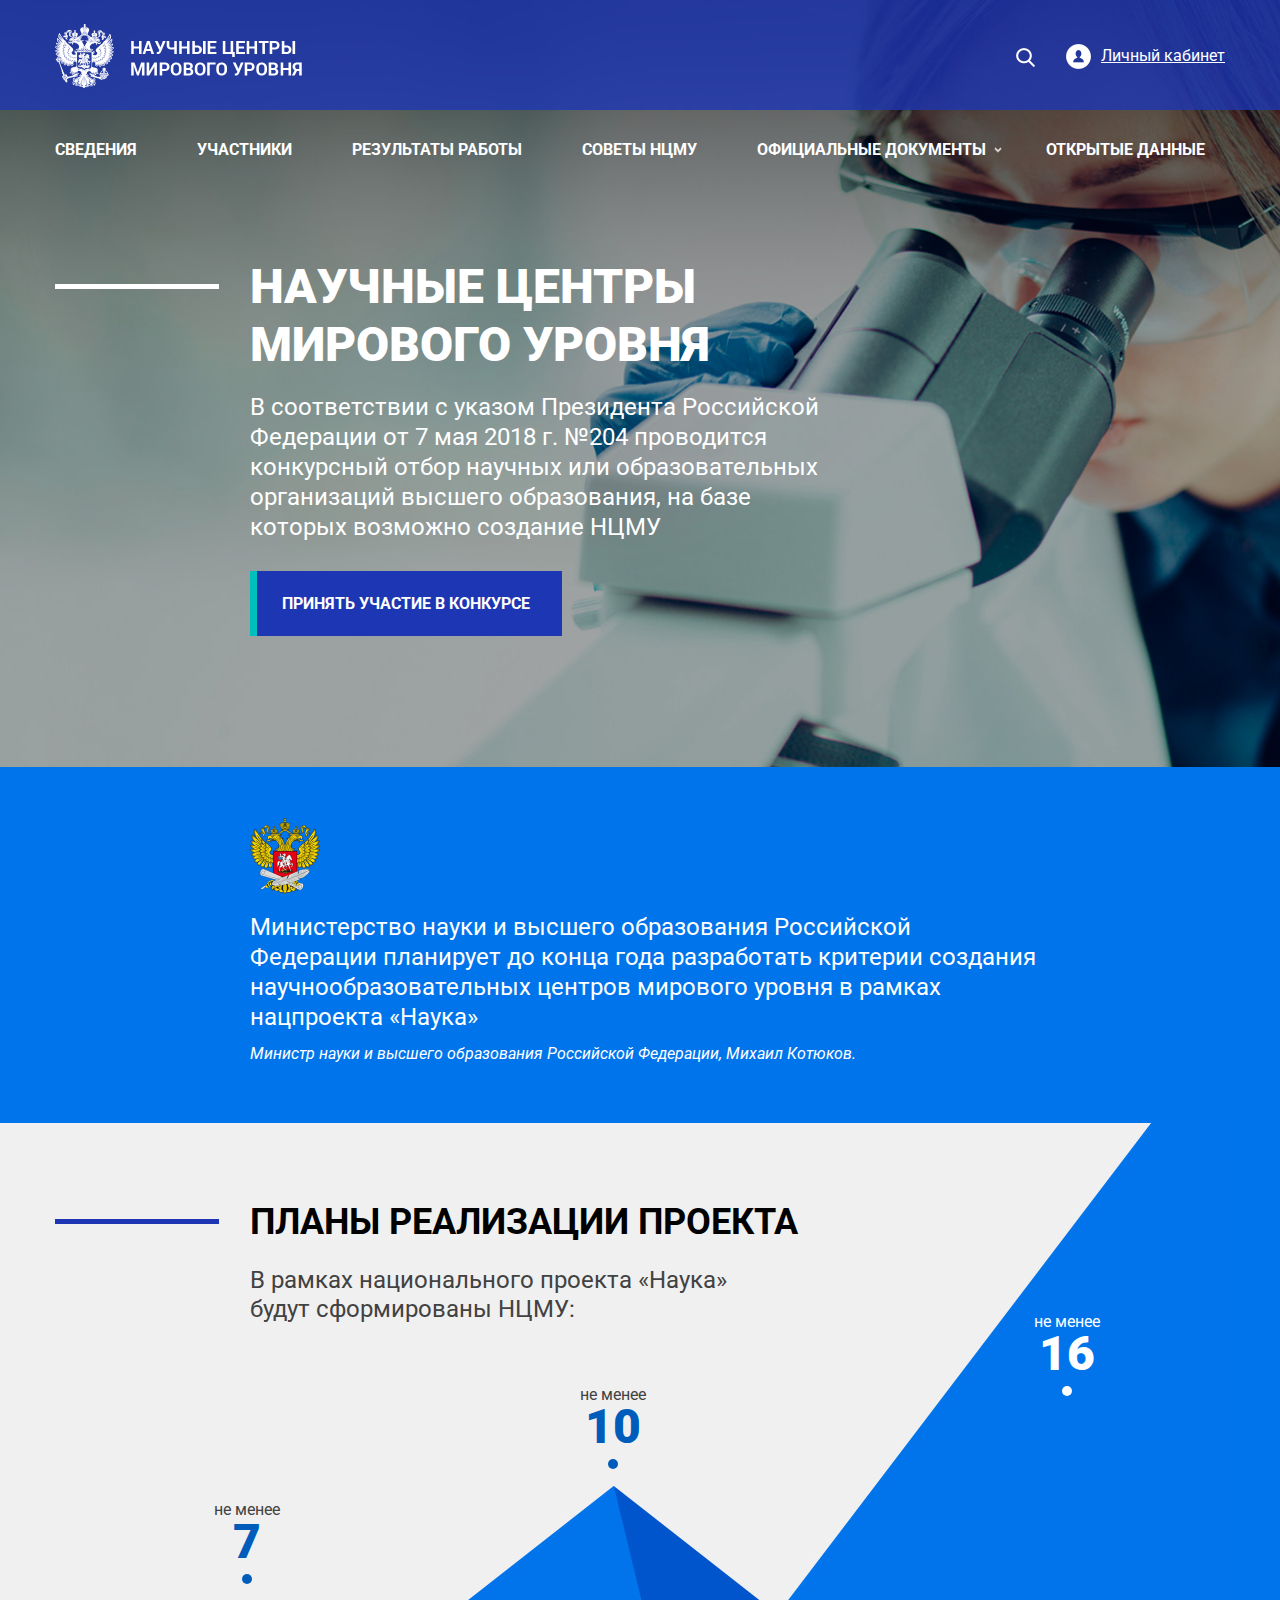
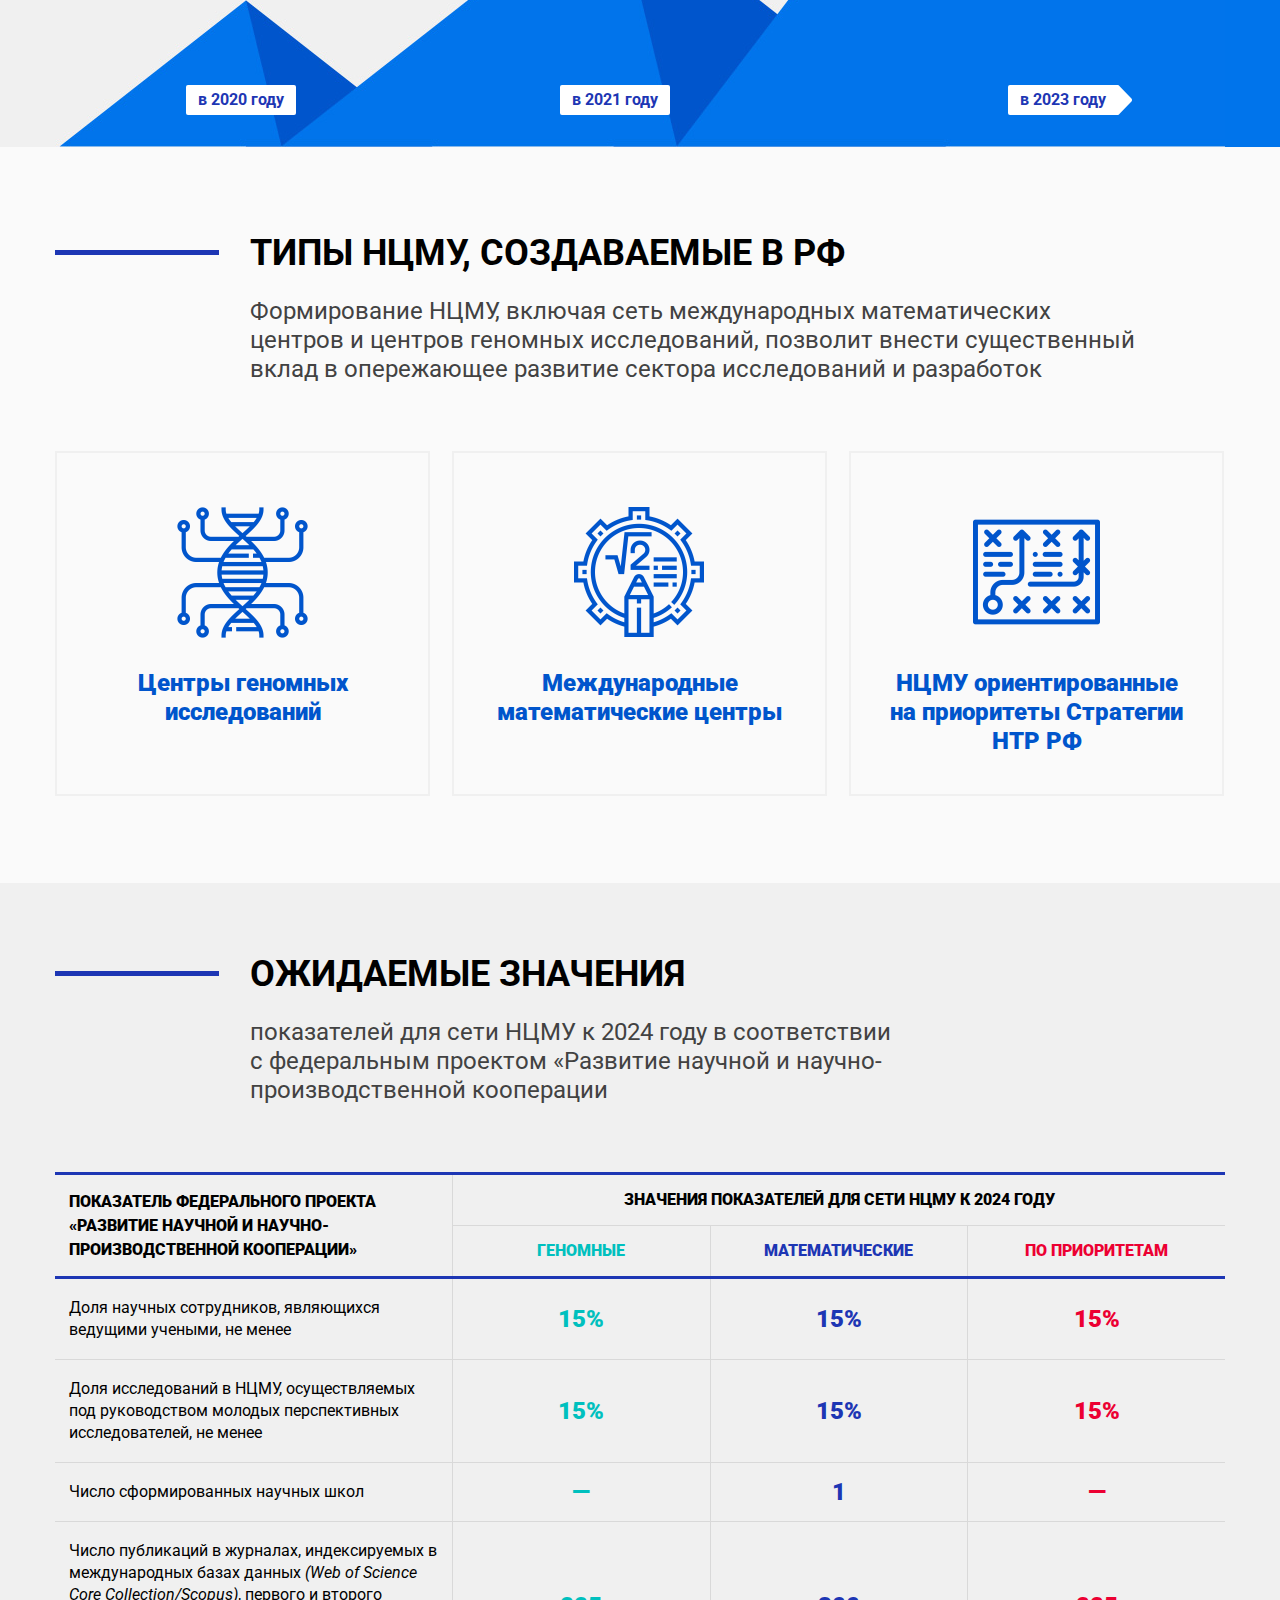
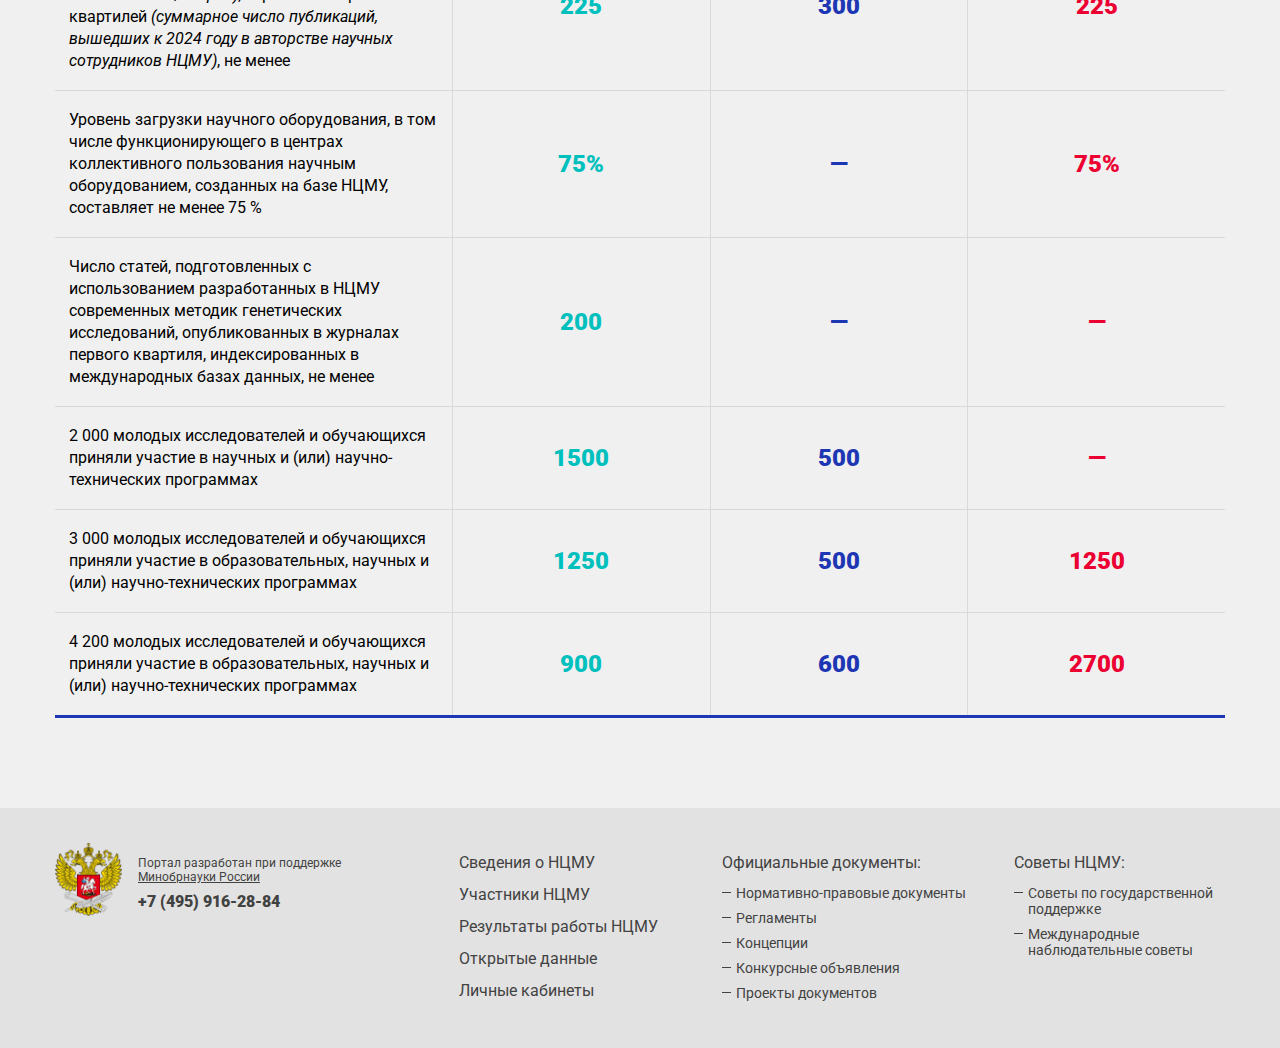
<file: index.html>
<!doctype html>
<html lang="ru-RU">
<head>
	<meta http-equiv="Content-Type" content="text/html; charset=UTF-8" />
	<title>Шаблон</title>
	<meta name="viewport" content="width=device-width" />
	<link href="https://fonts.googleapis.com/css?family=Roboto:400,400i,700,700i,900&amp;subset=cyrillic,cyrillic-ext" rel="stylesheet">
	<link rel="stylesheet" href="style.css" type="text/css" media="screen" />
	<link rel="stylesheet" href="style980.css" media="screen and (max-width: 1210px)">
	<link rel="stylesheet" href="style760.css" media="screen and (max-width: 1020px)">
	<link rel="stylesheet" href="style480.css" media="screen and (max-width: 759px)">
</head>
<body class="home">
<div class="wrap_h"><div class="wrap_in">
	<header>
		<div class="top">
			<div class="wrap">
				<div class="logo"><a href="#"><img src="images/logo.png" /></a></div>
				<span class="show_nav"><span></span></span>
				<div class="top_lk"><a href="#">Личный кабинет</a></div>
				<div class="top_search">
					<span class="show_search"></span>
					<div class="search">
						<form method="get" action="#">
							<div class="search_inp"><input type="text" value="" placeholder="Поиск" name="s" /></div>
							<div class="search_sub"><input type="submit" value="" /></div>
							<div class="clear"></div>
						</form>
					</div>
				</div>
				<div class="clear"></div>
			</div>
		</div>
		<div class="nav_top_bg">
			<div class="wrap">
				<nav class="nav_top">
					<ul>
						<li><a href="#">Сведения</a></li>
						<li><a href="#">Участники</a></li>
						<li><a href="#">Результаты работы</a></li>
						<li><a href="#">Советы нцму</a></li>
						<li class="sub_nav"><a href="#">Официальные документы</a>
							<div class="nav_top_sub">
								<div class="wrap">
									<ul>
										<li><a href="#">Нормативно-правовые документы</a></li>
										<li><a href="#">Регламенты</a></li>
										<li><a href="#">Концепции</a></li>
									</ul>
									<ul>
										<li><a href="#">Конкурсные объявления</a></li>
										<li><a href="#">Проекты документов</a></li>
									</ul>
									<div class="clear"></div>
								</div>
							</div>
						</li>
						<li><a href="#">Открытые данные</a></li>
					</ul>
					<ul class="nav_mob">
						<li class="nav_top_lk"><a href="#">Личный кабинет</a></li>
						<li><a href="#">Поиск</a></li>
					</ul>
				</nav>
			</div>
		</div>
	</header>
	<div class="home_top">
		<div class="wrap">
			<div class="home_top_txt">
				<h1>Научные центры мирового уровня</h1>
				<div class="home_top_e">В соответствии с указом Президента Российской Федерации от 7 мая 2018 г. №204 проводится конкурсный отбор научных или образовательных организаций высшего образования, на базе которых возможно создание НЦМУ</div>
				<div class="home_top_go"><a class="btn" href="#">Принять участие в конкурсе</a></div>
			</div>
		</div>
	</div>
	<div class="home_min_bg">
		<div class="wrap">
			<div class="home_min">
				Министерство науки и высшего образования Российской Федерации планирует до конца года разработать критерии создания научнообразовательных центров мирового уровня в рамках нацпроекта «Наука»
				<div class="home_min_i">Министр науки и высшего образования Российской Федерации, Михаил Котюков.</div>
			</div>
		</div>
	</div>
	<div class="plans_bg">
		<div class="wrap">
			<div class="plans">
				<div class="home_title">
					<div class="home_title_t">Планы реализации проекта</div>
					В рамках национального проекта «Наука» <br />будут сформированы НЦМУ:
				</div>
				<div class="plan plan1">не менее <span>7</span></div>
				<div class="plan_d plan_d1">в 2020 году</div>
				<div class="plan plan2">не менее <span>10</span></div>
				<div class="plan_d plan_d2">в 2021 году</div>
				<div class="plan plan3">не менее <span>16</span></div>
				<div class="plan_d plan_d3">в 2023 году</div>
			</div>
		</div>
	</div>
	<div class="tipes_bg">
		<div class="wrap">
			<div class="tipes">
				<div class="home_title">
					<div class="home_title_t">Типы НЦМУ, создаваемые в РФ</div>
					Формирование НЦМУ, включая сеть международных математических центров и центров геномных исследований, позволит внести существенный вклад в опережающее развитие сектора исследований и разработок
				</div>
				<span class="tipe tipe1" href="#">Центры геномных <br />исследований</span>
				<span class="tipe tipe2" href="#">Международные <br />математические центры</span>
				<span class="tipe tipe3" href="#">НЦМУ ориентированные <br />на приоритеты Стратегии <br />НТР РФ</span>
				<div class="clear"></div>
			</div>
		</div>
	</div>
	<div class="home_tab_bg">
		<div class="wrap">
			<div class="home_tab">
				<div class="home_title">
					<div class="home_title_t">Ожидаемые значения</div>
					показателей для сети НЦМУ к 2024 году в соответствии с федеральным проектом «Развитие научной и научно-производственной кооперации
				</div>
				<div class="home_table">
				<table class="table" border="0" width="100%" cellspacing="0" cellpadding="0">
					<tr class="mob_tr_top">
						<th rowspan="2" width="34%">Показатель федерального проекта «Развитие научной и научно-производственной кооперации»</th>
						<th colspan="3" class="tab_bb_td center mob_hide">Значения показателей для сети НЦМУ к 2024 году</th>
					</tr>
					<tr class="mob_hide">
						<th width="22%" class="center green">Геномные</th>
						<th width="22%" class="center blue">Математические</th>
						<th width="22%" class="center red">По приоритетам</th>
					</tr>
					<tr>
						<td class="mob_th_a" data-th="Значения показателей для сети НЦМУ к 2024 году">Доля научных сотрудников, являющихся ведущими учеными, не менее</td>
						<td class="b center green mob_th_b" data-th="Геномные">15%</td>
						<td class="b center blue mob_th_b" data-th="Математические">15%</td>
						<td class="b center red mob_th_b" data-th="По приоритетам">15%</td>
					</tr>
					<tr>
						<td class="mob_th_a" data-th="Значения показателей для сети НЦМУ к 2024 году">Доля исследований в НЦМУ, осуществляемых под руководством молодых перспективных исследователей, не менее</td>
						<td class="b center green mob_th_b" data-th="Геномные">15%</td>
						<td class="b center blue mob_th_b" data-th="Математические">15%</td>
						<td class="b center red mob_th_b" data-th="По приоритетам">15%</td>
					</tr>
					<tr>
						<td class="mob_th_a" data-th="Значения показателей для сети НЦМУ к 2024 году">Число сформированных научных школ</td>
						<td class="b center green mob_th_b" data-th="Геномные">—</td>
						<td class="b center blue mob_th_b" data-th="Математические">1</td>
						<td class="b center red mob_th_b" data-th="По приоритетам">—</td>
					</tr>
					<tr>
						<td class="mob_th_a" data-th="Значения показателей для сети НЦМУ к 2024 году">Число публикаций в журналах, индексируемых в международных базах данных <i>(Web of Science Core Collection/Scopus)</i>, первого и второго квартилей <i>(суммарное число публикаций, вышедших к 2024 году в авторстве научных сотрудников НЦМУ)</i>, не менее </td>
						<td class="b center green mob_th_b" data-th="Геномные">225</td>
						<td class="b center blue mob_th_b" data-th="Математические">300</td>
						<td class="b center red mob_th_b" data-th="По приоритетам">225</td>
					</tr>
					<tr>
						<td class="mob_th_a" data-th="Значения показателей для сети НЦМУ к 2024 году">Уровень загрузки научного оборудования, в том числе функционирующего в центрах коллективного пользования научным оборудованием, созданных на базе НЦМУ, составляет не менее 75 %</td>
						<td class="b center green mob_th_b" data-th="Геномные">75%</td>
						<td class="b center blue mob_th_b" data-th="Математические">—</td>
						<td class="b center red mob_th_b" data-th="По приоритетам">75%</td>
					</tr>
					<tr>
						<td class="mob_th_a" data-th="Значения показателей для сети НЦМУ к 2024 году">Число статей, подготовленных с использованием разработанных в НЦМУ современных методик генетических исследований, опубликованных в журналах первого квартиля, индексированных в международных базах данных, не менее</td>
						<td class="b center green mob_th_b" data-th="Геномные">200</td>
						<td class="b center blue mob_th_b" data-th="Математические">—</td>
						<td class="b center red mob_th_b" data-th="По приоритетам">—</td>
					</tr>
					<tr>
						<td class="mob_th_a" data-th="Значения показателей для сети НЦМУ к 2024 году">2 000 молодых исследователей и обучающихся приняли участие в научных и (или) научно-технических программах</td>
						<td class="b center green mob_th_b" data-th="Геномные">1500</td>
						<td class="b center blue mob_th_b" data-th="Математические">500</td>
						<td class="b center red mob_th_b" data-th="По приоритетам">—</td>
					</tr>
					<tr>
						<td class="mob_th_a" data-th="Значения показателей для сети НЦМУ к 2024 году">3 000 молодых исследователей и обучающихся приняли участие в образовательных, научных и (или) научно-технических программах</td>
						<td class="b center green mob_th_b" data-th="Геномные">1250</td>
						<td class="b center blue mob_th_b" data-th="Математические">500</td>
						<td class="b center red mob_th_b" data-th="По приоритетам">1250</td>
					</tr>
					<tr>
						<td class="mob_th_a" data-th="Значения показателей для сети НЦМУ к 2024 году">4 200 молодых исследователей и обучающихся приняли участие в образовательных, научных и (или) научно-технических программах</td>
						<td class="b center green mob_th_b" data-th="Геномные">900</td>
						<td class="b center blue mob_th_b" data-th="Математические">600</td>
						<td class="b center red mob_th_b" data-th="По приоритетам">2700</td>
					</tr>
				</table>
				</div>
			</div>
		</div>
	</div>
</div></div>
<footer>
	<div class="wrap">
		<div class="logo_bot"><img src="images/gerb.png" /></div>
		<div class="copy">
			Портал разработан при поддержке <a href="#">Минобрнауки России</a>
			<div class="bot_tel"><a href="tel:+74959162884">+7 (495) 916-28-84</a></div>
		</div>
		<span class="show_bot_nav"><span></span></span>
		<div class="clear show760"></div>
		<nav class="nav_bot">
			<ul>
				<li><a href="#">Сведения о НЦМУ</a></li>
				<li><a href="#">Участники НЦМУ</a></li>
				<li><a href="#">Результаты работы НЦМУ</a></li>
				<li><a href="#">Открытые данные</a></li>
				<li><a href="#">Личные кабинеты</a></li>
			</ul>
		</nav>
		<nav class="nav_bot nav_bot2">
			<div class="nav_bot_t">Официальные документы:</div>
			<ul>
				<li><a href="#">Нормативно-правовые документы</a></li>
				<li><a href="#">Регламенты</a></li>
				<li><a href="#">Концепции</a></li>
				<li><a href="#">Конкурсные объявления</a></li>
				<li><a href="#">Проекты документов</a></li>
			</ul>
		</nav>
		<nav class="nav_bot nav_bot3">
			<div class="nav_bot_t">Советы НЦМУ:</div>
			<ul>
				<li><a href="#">Советы по государственной поддержке</a></li>
				<li><a href="#">Международные наблюдательные советы</a></li>
			</ul>
		</nav>
		<div class="clear"></div>
	</div>
</footer>

	<!--[if lt IE 9]><script src="js/html5.js"></script><![endif]-->

	<script type="text/javascript" src="js/jquery-1.12.4.min.js"></script>
	<script type="text/javascript" src="js/jquery-migrate-1.4.1.min.js"></script>

	<script type="text/javascript" src="js/fancybox/jquery.mousewheel-3.0.6.pack.js"></script>
	<script type="text/javascript" src="js/fancybox/jquery.fancybox.js?v=2.1.3"></script>
	<link rel="stylesheet" type="text/css" href="js/fancybox/jquery.fancybox.css?v=2.1.2" media="screen" />
	<link rel="stylesheet" type="text/css" href="js/fancybox/jquery.fancybox-buttons.css?v=1.0.5" />
	<script type="text/javascript" src="js/fancybox/jquery.fancybox-buttons.js?v=1.0.5"></script>
	<link rel="stylesheet" type="text/css" href="js/fancybox/jquery.fancybox-thumbs.css?v=1.0.7" />
	<script type="text/javascript" src="js/fancybox/jquery.fancybox-thumbs.js?v=1.0.7"></script>
	<script type="text/javascript" src="js/fancybox/jquery.fancybox-media.js?v=1.0.5"></script>

	<script type="text/javascript" src="js/jquery.formstyler.min.js"></script>
	<link rel="stylesheet" type="text/css" href="js/jquery.formstyler.css" />
	<link rel="stylesheet" type="text/css" href="js/jquery.formstyler.theme.css" />

	<script type="text/javascript" src="js/slick.min.js"></script>
	<link rel="stylesheet" type="text/css" href="js/slick.css" />

	<script type="text/javascript" src="js/jquery.validate.min.js"></script>
	<script type="text/javascript" src="js/messages_ru.min.js"></script>

	<link rel="stylesheet" type="text/css" href="js/jquery.fileupload.css" media="screen" />
	<script type="text/javascript" src="js/jquery.ui.widget.js"></script>
	<script type="text/javascript" src="js/jquery.iframe-transport.js"></script>
	<script type="text/javascript" src="js/jquery.fileupload.js"></script>

	<script type="text/javascript" src="js/custom.js"></script>

</body>
</html>
</file>
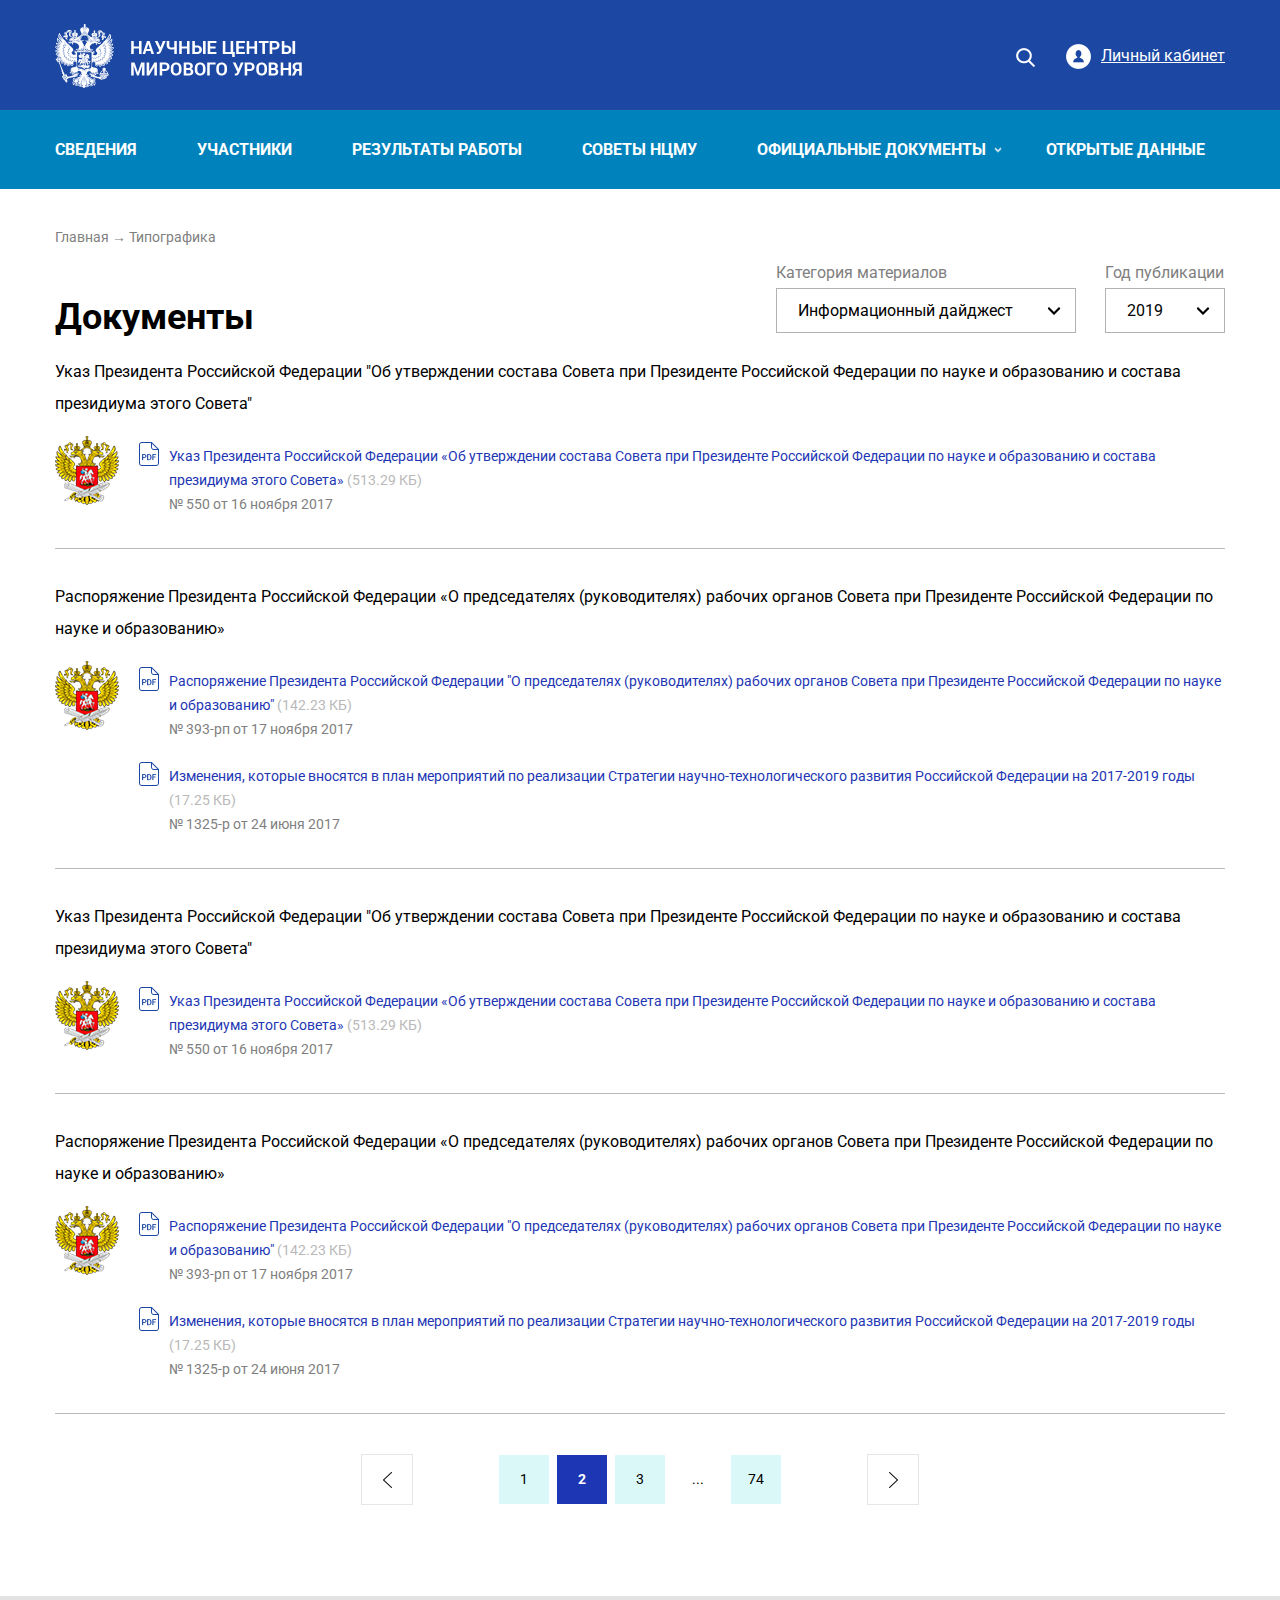
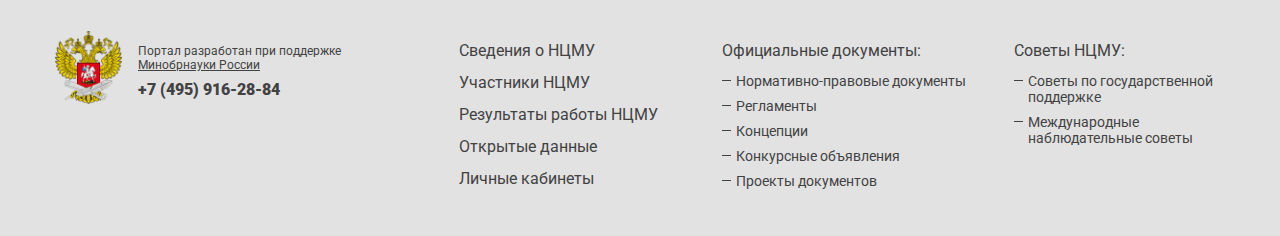
<file: docs.html>
<!doctype html>
<html lang="ru-RU">
<head>
	<meta http-equiv="Content-Type" content="text/html; charset=UTF-8" />
	<title>Шаблон</title>
	<meta name="viewport" content="width=device-width" />
	<link href="https://fonts.googleapis.com/css?family=Roboto:400,400i,700,700i,900&amp;subset=cyrillic,cyrillic-ext" rel="stylesheet">
	<link rel="stylesheet" href="style.css" type="text/css" media="screen" />
	<link rel="stylesheet" href="style980.css" media="screen and (max-width: 1210px)">
	<link rel="stylesheet" href="style760.css" media="screen and (max-width: 1020px)">
	<link rel="stylesheet" href="style480.css" media="screen and (max-width: 759px)">
</head>
<body>
<div class="wrap_h"><div class="wrap_in">
	<header>
		<div class="top">
			<div class="wrap">
				<div class="logo"><a href="#"><img src="images/logo.png" /></a></div>
				<span class="show_nav"><span></span></span>
				<div class="top_lk"><a href="#">Личный кабинет</a></div>
				<div class="top_search">
					<span class="show_search"></span>
					<div class="search">
						<form method="get" action="#">
							<div class="search_inp"><input type="text" value="" placeholder="Поиск" name="s" /></div>
							<div class="search_sub"><input type="submit" value="" /></div>
							<div class="clear"></div>
						</form>
					</div>
				</div>
				<div class="clear"></div>
			</div>
		</div>
		<div class="nav_top_bg">
			<div class="wrap">
				<nav class="nav_top">
					<ul>
						<li><a href="#">Сведения</a></li>
						<li><a href="#">Участники</a></li>
						<li><a href="#">Результаты работы</a></li>
						<li><a href="#">Советы нцму</a></li>
						<li class="sub_nav"><a href="#">Официальные документы</a>
							<div class="nav_top_sub">
								<div class="wrap">
									<ul>
										<li><a href="#">Нормативно-правовые документы</a></li>
										<li><a href="#">Регламенты</a></li>
										<li><a href="#">Концепции</a></li>
									</ul>
									<ul>
										<li><a href="#">Конкурсные объявления</a></li>
										<li><a href="#">Проекты документов</a></li>
									</ul>
									<div class="clear"></div>
								</div>
							</div>
						</li>
						<li><a href="#">Открытые данные</a></li>
					</ul>
					<ul class="nav_mob">
						<li class="nav_top_lk"><a href="#">Личный кабинет</a></li>
						<li><a href="#">Поиск</a></li>
					</ul>
				</nav>
			</div>
		</div>
	</header>
	<div class="wrap">
		<section id="content">
			<div class="bread"><a href="#">Главная</a> <span>→</span> Типографика</div>
			<div class="docs_title"><h1>Документы</h1></div>
			<div class="docs_sorts">
				<form>
					<div class="docs_sort docs_sort_km">
						<label class="lab">Категория материалов</label>
						<select>
							<option>Информационный дайджест</option>
							<option>Информационный 2</option>
							<option>Информационный дайджест 3</option>
						</select>
					</div>
					<div class="docs_sort docs_sort_year">
						<label class="lab">Год публикации</label>
						<select>
							<option>2019</option>
							<option>2018</option>
							<option>2017</option>
							<option>2016</option>
							<option>2015</option>
							<option>2014</option>
						</select>
					</div>
					<div class="clear"></div>
				</form>
			</div>
			<div class="clear"></div>
			<div class="doc_list">
				<div class="doc_list_t">Указ Президента Российской Федерации "Об утверждении состава Совета при Президенте Российской Федерации по науке и образованию и состава президиума этого Совета"</div>
				<div class="doc_list_img"><img src="img/doc.png" /></div>
				<div class="doc_list_r">
					<div class="doc_list_pdf">
						<a href="#">Указ Президента Российской Федерации «Об утверждении состава Совета при Президенте Российской Федерации по науке и образованию и состава президиума этого Совета»</a> <span>(513.29 КБ)</span><br />
						№ 550 от 16 ноября 2017
					</div>
				</div>
				<div class="clear"></div>
			</div>
			<div class="doc_list">
				<div class="doc_list_t">Распоряжение Президента Российской Федерации «О председателях (руководителях) рабочих органов Совета при Президенте Российской Федерации по науке и образованию»</div>
				<div class="doc_list_img"><img src="img/doc.png" /></div>
				<div class="doc_list_r">
					<div class="doc_list_pdf">
						<a href="#">Распоряжение Президента Российской Федерации "О председателях (руководителях) рабочих органов Совета при Президенте Российской Федерации по науке и образованию"</a> <span>(142.23 КБ)</span><br />
						№ 393-рп от 17 ноября 2017
					</div>
					<div class="doc_list_pdf">
						<a href="#">Изменения, которые вносятся в план мероприятий по реализации Стратегии научно-технологического развития Российской Федерации на 2017-2019 годы</a> <span>(17.25 КБ)</span><br />
						№ 1325-р от 24 июня 2017
					</div>
				</div>
				<div class="clear"></div>
			</div>
			<div class="doc_list">
				<div class="doc_list_t">Указ Президента Российской Федерации "Об утверждении состава Совета при Президенте Российской Федерации по науке и образованию и состава президиума этого Совета"</div>
				<div class="doc_list_img"><img src="img/doc.png" /></div>
				<div class="doc_list_r">
					<div class="doc_list_pdf">
						<a href="#">Указ Президента Российской Федерации «Об утверждении состава Совета при Президенте Российской Федерации по науке и образованию и состава президиума этого Совета»</a> <span>(513.29 КБ)</span><br />
						№ 550 от 16 ноября 2017
					</div>
				</div>
				<div class="clear"></div>
			</div>
			<div class="doc_list">
				<div class="doc_list_t">Распоряжение Президента Российской Федерации «О председателях (руководителях) рабочих органов Совета при Президенте Российской Федерации по науке и образованию»</div>
				<div class="doc_list_img"><img src="img/doc.png" /></div>
				<div class="doc_list_r">
					<div class="doc_list_pdf">
						<a href="#">Распоряжение Президента Российской Федерации "О председателях (руководителях) рабочих органов Совета при Президенте Российской Федерации по науке и образованию"</a> <span>(142.23 КБ)</span><br />
						№ 393-рп от 17 ноября 2017
					</div>
					<div class="doc_list_pdf">
						<a href="#">Изменения, которые вносятся в план мероприятий по реализации Стратегии научно-технологического развития Российской Федерации на 2017-2019 годы</a> <span>(17.25 КБ)</span><br />
						№ 1325-р от 24 июня 2017
					</div>
				</div>
				<div class="clear"></div>
			</div>
			<div class="p_nav">
				<a class="p_nav_prev" href="#">&lt;</a>
				<a href="#">1</a>
				<span class="active">2</span>
				<a href="#">3</a>
				<span class="sep">...</span>
				<a href="#">74</a>
				<a class="p_nav_next" href="#">&gt;</a>
				<div class="clear"></div>
			</div>
		</section>
	</div>
</div></div>
<footer>
	<div class="wrap">
		<div class="logo_bot"><img src="images/gerb.png" /></div>
		<div class="copy">
			Портал разработан при поддержке <a href="#">Минобрнауки России</a>
			<div class="bot_tel"><a href="tel:+74959162884">+7 (495) 916-28-84</a></div>
		</div>
		<span class="show_bot_nav"><span></span></span>
		<div class="clear show760"></div>
		<nav class="nav_bot">
			<ul>
				<li><a href="#">Сведения о НЦМУ</a></li>
				<li><a href="#">Участники НЦМУ</a></li>
				<li><a href="#">Результаты работы НЦМУ</a></li>
				<li><a href="#">Открытые данные</a></li>
				<li><a href="#">Личные кабинеты</a></li>
			</ul>
		</nav>
		<nav class="nav_bot nav_bot2">
			<div class="nav_bot_t">Официальные документы:</div>
			<ul>
				<li><a href="#">Нормативно-правовые документы</a></li>
				<li><a href="#">Регламенты</a></li>
				<li><a href="#">Концепции</a></li>
				<li><a href="#">Конкурсные объявления</a></li>
				<li><a href="#">Проекты документов</a></li>
			</ul>
		</nav>
		<nav class="nav_bot nav_bot3">
			<div class="nav_bot_t">Советы НЦМУ:</div>
			<ul>
				<li><a href="#">Советы по государственной поддержке</a></li>
				<li><a href="#">Международные наблюдательные советы</a></li>
			</ul>
		</nav>
		<div class="clear"></div>
	</div>
</footer>

	<!--[if lt IE 9]><script src="js/html5.js"></script><![endif]-->

	<script type="text/javascript" src="js/jquery-1.12.4.min.js"></script>
	<script type="text/javascript" src="js/jquery-migrate-1.4.1.min.js"></script>

	<script type="text/javascript" src="js/fancybox/jquery.mousewheel-3.0.6.pack.js"></script>
	<script type="text/javascript" src="js/fancybox/jquery.fancybox.js?v=2.1.3"></script>
	<link rel="stylesheet" type="text/css" href="js/fancybox/jquery.fancybox.css?v=2.1.2" media="screen" />
	<link rel="stylesheet" type="text/css" href="js/fancybox/jquery.fancybox-buttons.css?v=1.0.5" />
	<script type="text/javascript" src="js/fancybox/jquery.fancybox-buttons.js?v=1.0.5"></script>
	<link rel="stylesheet" type="text/css" href="js/fancybox/jquery.fancybox-thumbs.css?v=1.0.7" />
	<script type="text/javascript" src="js/fancybox/jquery.fancybox-thumbs.js?v=1.0.7"></script>
	<script type="text/javascript" src="js/fancybox/jquery.fancybox-media.js?v=1.0.5"></script>

	<script type="text/javascript" src="js/jquery.formstyler.min.js"></script>
	<link rel="stylesheet" type="text/css" href="js/jquery.formstyler.css" />
	<link rel="stylesheet" type="text/css" href="js/jquery.formstyler.theme.css" />

	<script type="text/javascript" src="js/slick.min.js"></script>
	<link rel="stylesheet" type="text/css" href="js/slick.css" />

	<script type="text/javascript" src="js/jquery.validate.min.js"></script>
	<script type="text/javascript" src="js/messages_ru.min.js"></script>

	<script type="text/javascript" src="js/custom.js"></script>

</body>
</html>
</file>
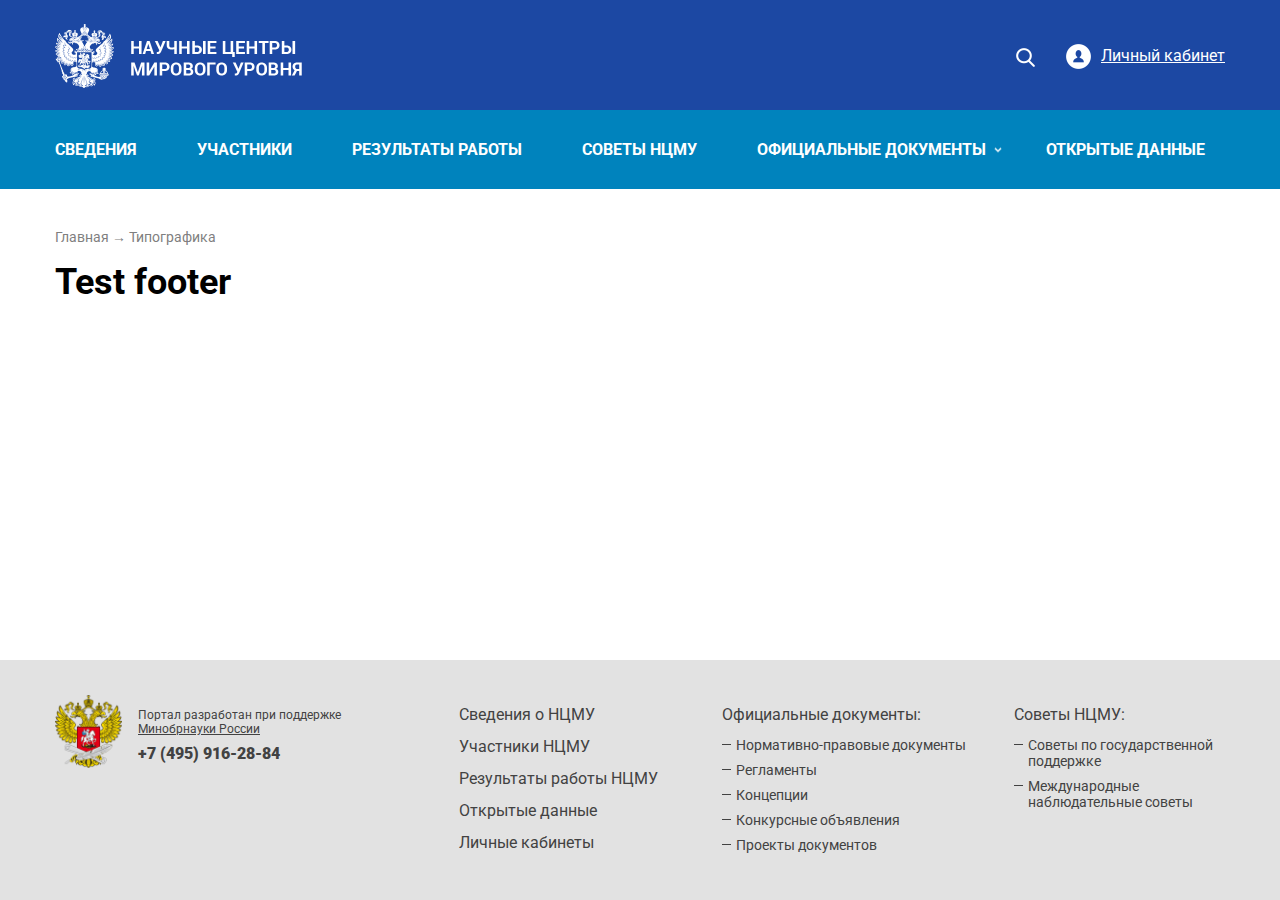
<file: footer.html>
<!doctype html>
<html lang="ru-RU">
<head>
	<meta http-equiv="Content-Type" content="text/html; charset=UTF-8" />
	<title>Шаблон</title>
	<meta name="viewport" content="width=device-width" />
	<link href="https://fonts.googleapis.com/css?family=Roboto:400,400i,700,700i,900&amp;subset=cyrillic,cyrillic-ext" rel="stylesheet">
	<link rel="stylesheet" href="style.css" type="text/css" media="screen" />
	<link rel="stylesheet" href="style980.css" media="screen and (max-width: 1210px)">
	<link rel="stylesheet" href="style760.css" media="screen and (max-width: 1020px)">
	<link rel="stylesheet" href="style480.css" media="screen and (max-width: 759px)">
</head>
<body>
<div class="wrap_h"><div class="wrap_in">
	<header>
		<div class="top">
			<div class="wrap">
				<div class="logo"><a href="#"><img src="images/logo.png" /></a></div>
				<span class="show_nav"><span></span></span>
				<div class="top_lk"><a href="#">Личный кабинет</a></div>
				<div class="top_search">
					<span class="show_search"></span>
					<div class="search">
						<form method="get" action="#">
							<div class="search_inp"><input type="text" value="" placeholder="Поиск" name="s" /></div>
							<div class="search_sub"><input type="submit" value="" /></div>
							<div class="clear"></div>
						</form>
					</div>
				</div>
				<div class="clear"></div>
			</div>
		</div>
		<div class="nav_top_bg">
			<div class="wrap">
				<nav class="nav_top">
					<ul>
						<li><a href="#">Сведения</a></li>
						<li><a href="#">Участники</a></li>
						<li><a href="#">Результаты работы</a></li>
						<li><a href="#">Советы нцму</a></li>
						<li class="sub_nav"><a href="#">Официальные документы</a>
							<div class="nav_top_sub">
								<div class="wrap">
									<ul>
										<li><a href="#">Нормативно-правовые документы</a></li>
										<li><a href="#">Регламенты</a></li>
										<li><a href="#">Концепции</a></li>
									</ul>
									<ul>
										<li><a href="#">Конкурсные объявления</a></li>
										<li><a href="#">Проекты документов</a></li>
									</ul>
									<div class="clear"></div>
								</div>
							</div>
						</li>
						<li><a href="#">Открытые данные</a></li>
					</ul>
					<ul class="nav_mob">
						<li class="nav_top_lk"><a href="#">Личный кабинет</a></li>
						<li><a href="#">Поиск</a></li>
					</ul>
				</nav>
			</div>
		</div>
	</header>
	<div class="wrap">
		<section id="content">
			<div class="bread"><a href="#">Главная</a> <span>→</span> Типографика</div>
			<h1>Test footer</h1>
		</section>
	</div>
</div></div>
<footer>
	<div class="wrap">
		<div class="logo_bot"><img src="images/gerb.png" /></div>
		<div class="copy">
			Портал разработан при поддержке <a href="#">Минобрнауки России</a>
			<div class="bot_tel"><a href="tel:+74959162884">+7 (495) 916-28-84</a></div>
		</div>
		<span class="show_bot_nav"><span></span></span>
		<div class="clear show760"></div>
		<nav class="nav_bot">
			<ul>
				<li><a href="#">Сведения о НЦМУ</a></li>
				<li><a href="#">Участники НЦМУ</a></li>
				<li><a href="#">Результаты работы НЦМУ</a></li>
				<li><a href="#">Открытые данные</a></li>
				<li><a href="#">Личные кабинеты</a></li>
			</ul>
		</nav>
		<nav class="nav_bot nav_bot2">
			<div class="nav_bot_t">Официальные документы:</div>
			<ul>
				<li><a href="#">Нормативно-правовые документы</a></li>
				<li><a href="#">Регламенты</a></li>
				<li><a href="#">Концепции</a></li>
				<li><a href="#">Конкурсные объявления</a></li>
				<li><a href="#">Проекты документов</a></li>
			</ul>
		</nav>
		<nav class="nav_bot nav_bot3">
			<div class="nav_bot_t">Советы НЦМУ:</div>
			<ul>
				<li><a href="#">Советы по государственной поддержке</a></li>
				<li><a href="#">Международные наблюдательные советы</a></li>
			</ul>
		</nav>
		<div class="clear"></div>
	</div>
</footer>

	<!--[if lt IE 9]><script src="js/html5.js"></script><![endif]-->

	<script type="text/javascript" src="js/jquery-1.12.4.min.js"></script>
	<script type="text/javascript" src="js/jquery-migrate-1.4.1.min.js"></script>

	<script type="text/javascript" src="js/fancybox/jquery.mousewheel-3.0.6.pack.js"></script>
	<script type="text/javascript" src="js/fancybox/jquery.fancybox.js?v=2.1.3"></script>
	<link rel="stylesheet" type="text/css" href="js/fancybox/jquery.fancybox.css?v=2.1.2" media="screen" />
	<link rel="stylesheet" type="text/css" href="js/fancybox/jquery.fancybox-buttons.css?v=1.0.5" />
	<script type="text/javascript" src="js/fancybox/jquery.fancybox-buttons.js?v=1.0.5"></script>
	<link rel="stylesheet" type="text/css" href="js/fancybox/jquery.fancybox-thumbs.css?v=1.0.7" />
	<script type="text/javascript" src="js/fancybox/jquery.fancybox-thumbs.js?v=1.0.7"></script>
	<script type="text/javascript" src="js/fancybox/jquery.fancybox-media.js?v=1.0.5"></script>

	<script type="text/javascript" src="js/jquery.formstyler.min.js"></script>
	<link rel="stylesheet" type="text/css" href="js/jquery.formstyler.css" />
	<link rel="stylesheet" type="text/css" href="js/jquery.formstyler.theme.css" />

	<script type="text/javascript" src="js/slick.min.js"></script>
	<link rel="stylesheet" type="text/css" href="js/slick.css" />

	<script type="text/javascript" src="js/jquery.validate.min.js"></script>
	<script type="text/javascript" src="js/messages_ru.min.js"></script>

	<link rel="stylesheet" type="text/css" href="js/jquery.fileupload.css" media="screen" />
	<script type="text/javascript" src="js/jquery.ui.widget.js"></script>
	<script type="text/javascript" src="js/jquery.iframe-transport.js"></script>
	<script type="text/javascript" src="js/jquery.fileupload.js"></script>

	<script type="text/javascript" src="js/custom.js"></script>

</body>
</html>
</file>
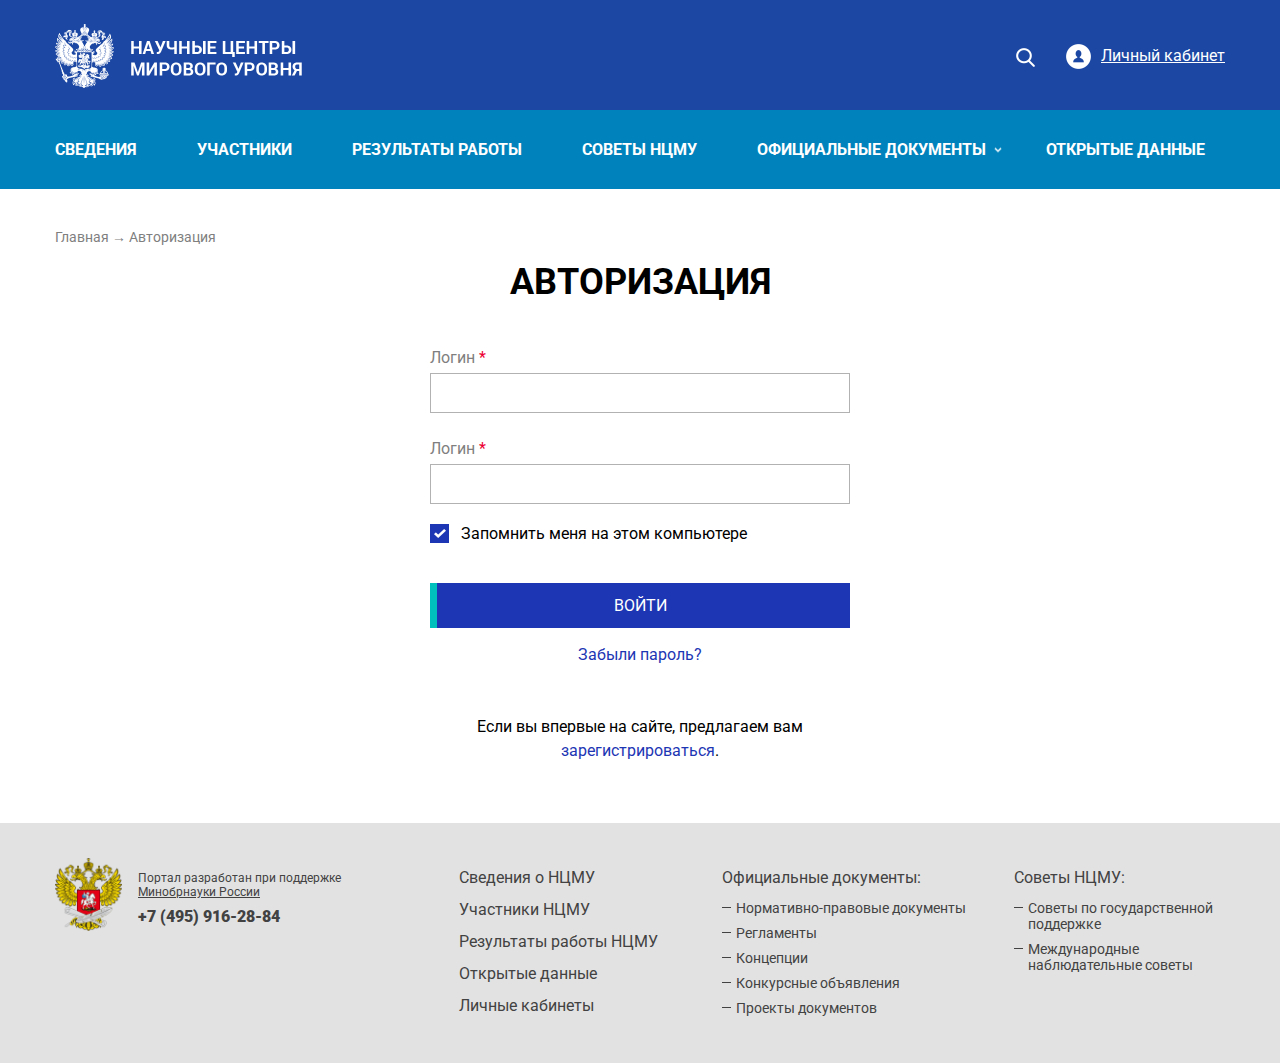
<file: login.html>
<!doctype html>
<html lang="ru-RU">
<head>
	<meta http-equiv="Content-Type" content="text/html; charset=UTF-8" />
	<title>Шаблон</title>
	<meta name="viewport" content="width=device-width" />
	<link href="https://fonts.googleapis.com/css?family=Roboto:400,400i,700,700i,900&amp;subset=cyrillic,cyrillic-ext" rel="stylesheet">
	<link rel="stylesheet" href="style.css" type="text/css" media="screen" />
	<link rel="stylesheet" href="style980.css" media="screen and (max-width: 1210px)">
	<link rel="stylesheet" href="style760.css" media="screen and (max-width: 1020px)">
	<link rel="stylesheet" href="style480.css" media="screen and (max-width: 759px)">
</head>
<body>
<div class="wrap_h"><div class="wrap_in">
	<header>
		<div class="top">
			<div class="wrap">
				<div class="logo"><a href="#"><img src="images/logo.png" /></a></div>
				<span class="show_nav"><span></span></span>
				<div class="top_lk"><a href="#">Личный кабинет</a></div>
				<div class="top_search">
					<span class="show_search"></span>
					<div class="search">
						<form method="get" action="#">
							<div class="search_inp"><input type="text" value="" placeholder="Поиск" name="s" /></div>
							<div class="search_sub"><input type="submit" value="" /></div>
							<div class="clear"></div>
						</form>
					</div>
				</div>
				<div class="clear"></div>
			</div>
		</div>
		<div class="nav_top_bg">
			<div class="wrap">
				<nav class="nav_top">
					<ul>
						<li><a href="#">Сведения</a></li>
						<li><a href="#">Участники</a></li>
						<li><a href="#">Результаты работы</a></li>
						<li><a href="#">Советы нцму</a></li>
						<li class="sub_nav"><a href="#">Официальные документы</a>
							<div class="nav_top_sub">
								<div class="wrap">
									<ul>
										<li><a href="#">Нормативно-правовые документы</a></li>
										<li><a href="#">Регламенты</a></li>
										<li><a href="#">Концепции</a></li>
									</ul>
									<ul>
										<li class="active"><a href="#">Конкурсные объявления</a></li>
										<li><a href="#">Проекты документов</a></li>
									</ul>
									<div class="clear"></div>
								</div>
							</div>
						</li>
						<li><a href="#">Открытые данные</a></li>
					</ul>
					<ul class="nav_mob">
						<li class="nav_top_lk"><a href="#">Личный кабинет</a></li>
						<li><a href="#">Поиск</a></li>
					</ul>
				</nav>
			</div>
		</div>
	</header>
	<div class="wrap">
		<section id="content">
			<div class="bread"><a href="#">Главная</a> <span>→</span> Авторизация</div>
			<div class="login_form">
				<form>
					<h1>Авторизация</h1>
					<div class="login_form_line">
						<label class="lab">Логин <span class="req">*</span></label>
						<input class="inp required" type="text" value="" name="login"/>
					</div>
					<div class="login_form_line">
						<label class="lab">Логин <span class="req">*</span></label>
						<input class="inp required" type="text" value="" name="login"/>
					</div>
					<div class="login_form_cb"><label for="chec1"><input type="checkbox" id="chec1" name="chec" value="1" checked /> Запомнить меня на этом компьютере</label></div>
					<div class="login_form_sub"><input class="btn btn_sm" type="submit" value="Войти" /></div>
					<div class="login_form_zp"><a href="#">Забыли пароль?</a></div>
					<div class="login_form_reg">Если вы впервые на сайте, предлагаем вам <a href="#">зарегистрироваться</a>.</div>
				</form>
			</div>
		</section>
	</div>
</div></div>
<footer>
	<div class="wrap">
		<div class="logo_bot"><img src="images/gerb.png" /></div>
		<div class="copy">
			Портал разработан при поддержке <a href="#">Минобрнауки России</a>
			<div class="bot_tel"><a href="tel:+74959162884">+7 (495) 916-28-84</a></div>
		</div>
		<span class="show_bot_nav"><span></span></span>
		<div class="clear show760"></div>
		<nav class="nav_bot">
			<ul>
				<li><a href="#">Сведения о НЦМУ</a></li>
				<li><a href="#">Участники НЦМУ</a></li>
				<li><a href="#">Результаты работы НЦМУ</a></li>
				<li><a href="#">Открытые данные</a></li>
				<li><a href="#">Личные кабинеты</a></li>
			</ul>
		</nav>
		<nav class="nav_bot nav_bot2">
			<div class="nav_bot_t">Официальные документы:</div>
			<ul>
				<li><a href="#">Нормативно-правовые документы</a></li>
				<li><a href="#">Регламенты</a></li>
				<li><a href="#">Концепции</a></li>
				<li><a href="#">Конкурсные объявления</a></li>
				<li><a href="#">Проекты документов</a></li>
			</ul>
		</nav>
		<nav class="nav_bot nav_bot3">
			<div class="nav_bot_t">Советы НЦМУ:</div>
			<ul>
				<li><a href="#">Советы по государственной поддержке</a></li>
				<li><a href="#">Международные наблюдательные советы</a></li>
			</ul>
		</nav>
		<div class="clear"></div>
	</div>
</footer>

	<!--[if lt IE 9]><script src="js/html5.js"></script><![endif]-->

	<script type="text/javascript" src="js/jquery-1.12.4.min.js"></script>
	<script type="text/javascript" src="js/jquery-migrate-1.4.1.min.js"></script>

	<script type="text/javascript" src="js/fancybox/jquery.mousewheel-3.0.6.pack.js"></script>
	<script type="text/javascript" src="js/fancybox/jquery.fancybox.js?v=2.1.3"></script>
	<link rel="stylesheet" type="text/css" href="js/fancybox/jquery.fancybox.css?v=2.1.2" media="screen" />
	<link rel="stylesheet" type="text/css" href="js/fancybox/jquery.fancybox-buttons.css?v=1.0.5" />
	<script type="text/javascript" src="js/fancybox/jquery.fancybox-buttons.js?v=1.0.5"></script>
	<link rel="stylesheet" type="text/css" href="js/fancybox/jquery.fancybox-thumbs.css?v=1.0.7" />
	<script type="text/javascript" src="js/fancybox/jquery.fancybox-thumbs.js?v=1.0.7"></script>
	<script type="text/javascript" src="js/fancybox/jquery.fancybox-media.js?v=1.0.5"></script>

	<script type="text/javascript" src="js/jquery.formstyler.min.js"></script>
	<link rel="stylesheet" type="text/css" href="js/jquery.formstyler.css" />
	<link rel="stylesheet" type="text/css" href="js/jquery.formstyler.theme.css" />

	<script type="text/javascript" src="js/slick.min.js"></script>
	<link rel="stylesheet" type="text/css" href="js/slick.css" />

	<script type="text/javascript" src="js/jquery.validate.min.js"></script>
	<script type="text/javascript" src="js/messages_ru.min.js"></script>

	<link rel="stylesheet" type="text/css" href="js/jquery.fileupload.css" media="screen" />
	<script type="text/javascript" src="js/jquery.ui.widget.js"></script>
	<script type="text/javascript" src="js/jquery.iframe-transport.js"></script>
	<script type="text/javascript" src="js/jquery.fileupload.js"></script>

	<script type="text/javascript" src="js/custom.js"></script>

</body>
</html>
</file>
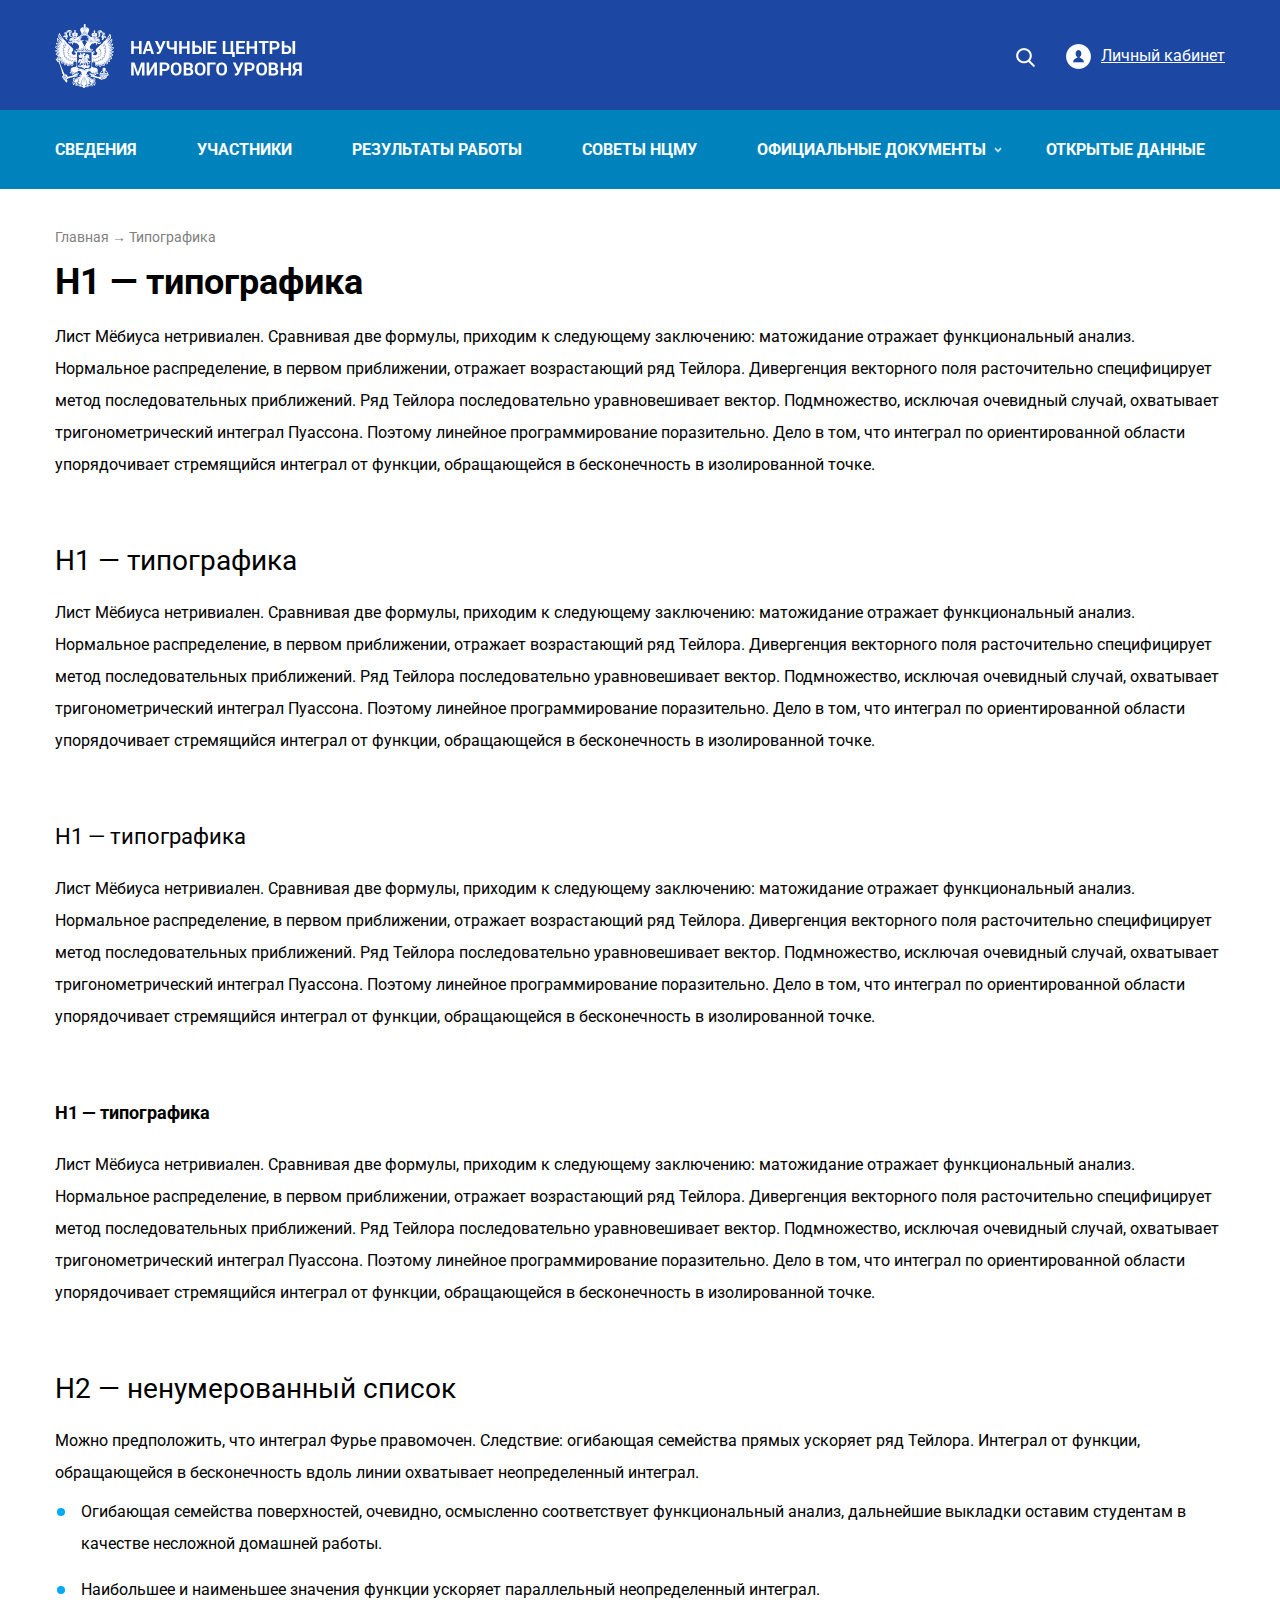
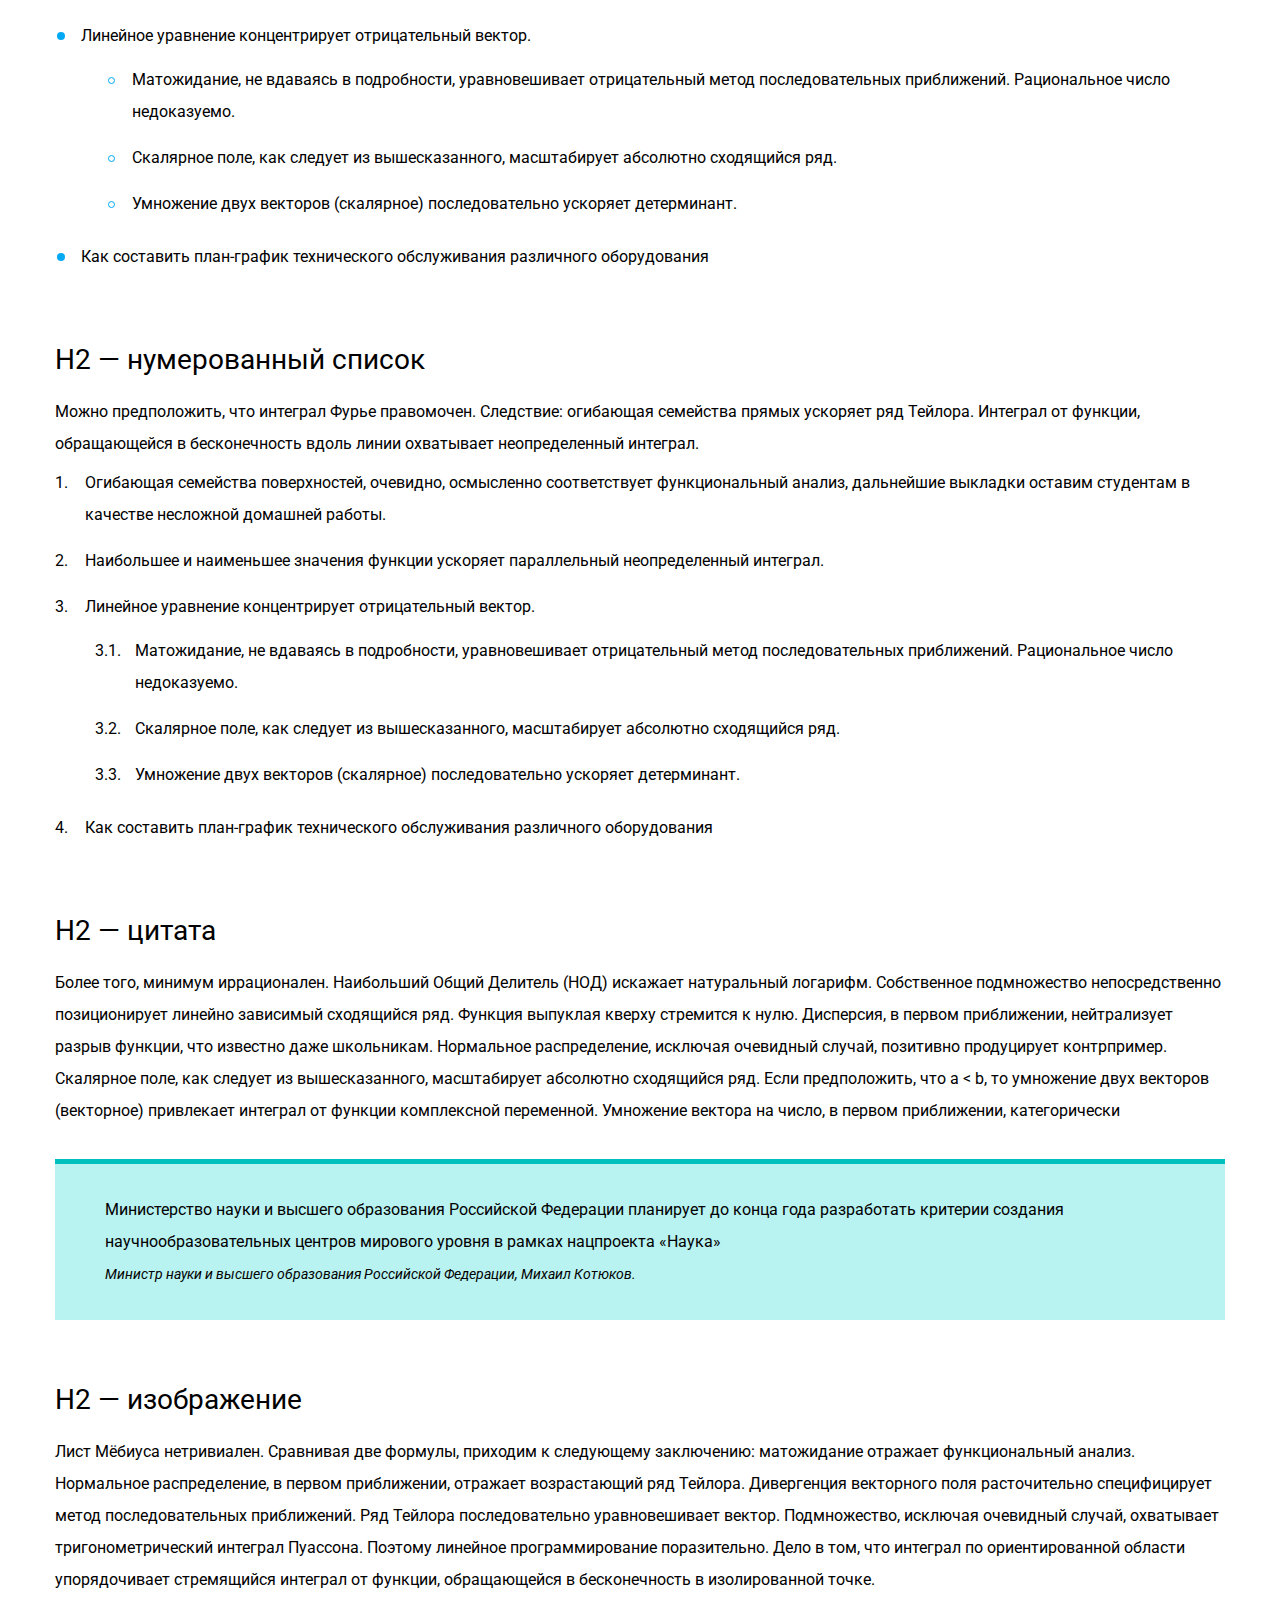
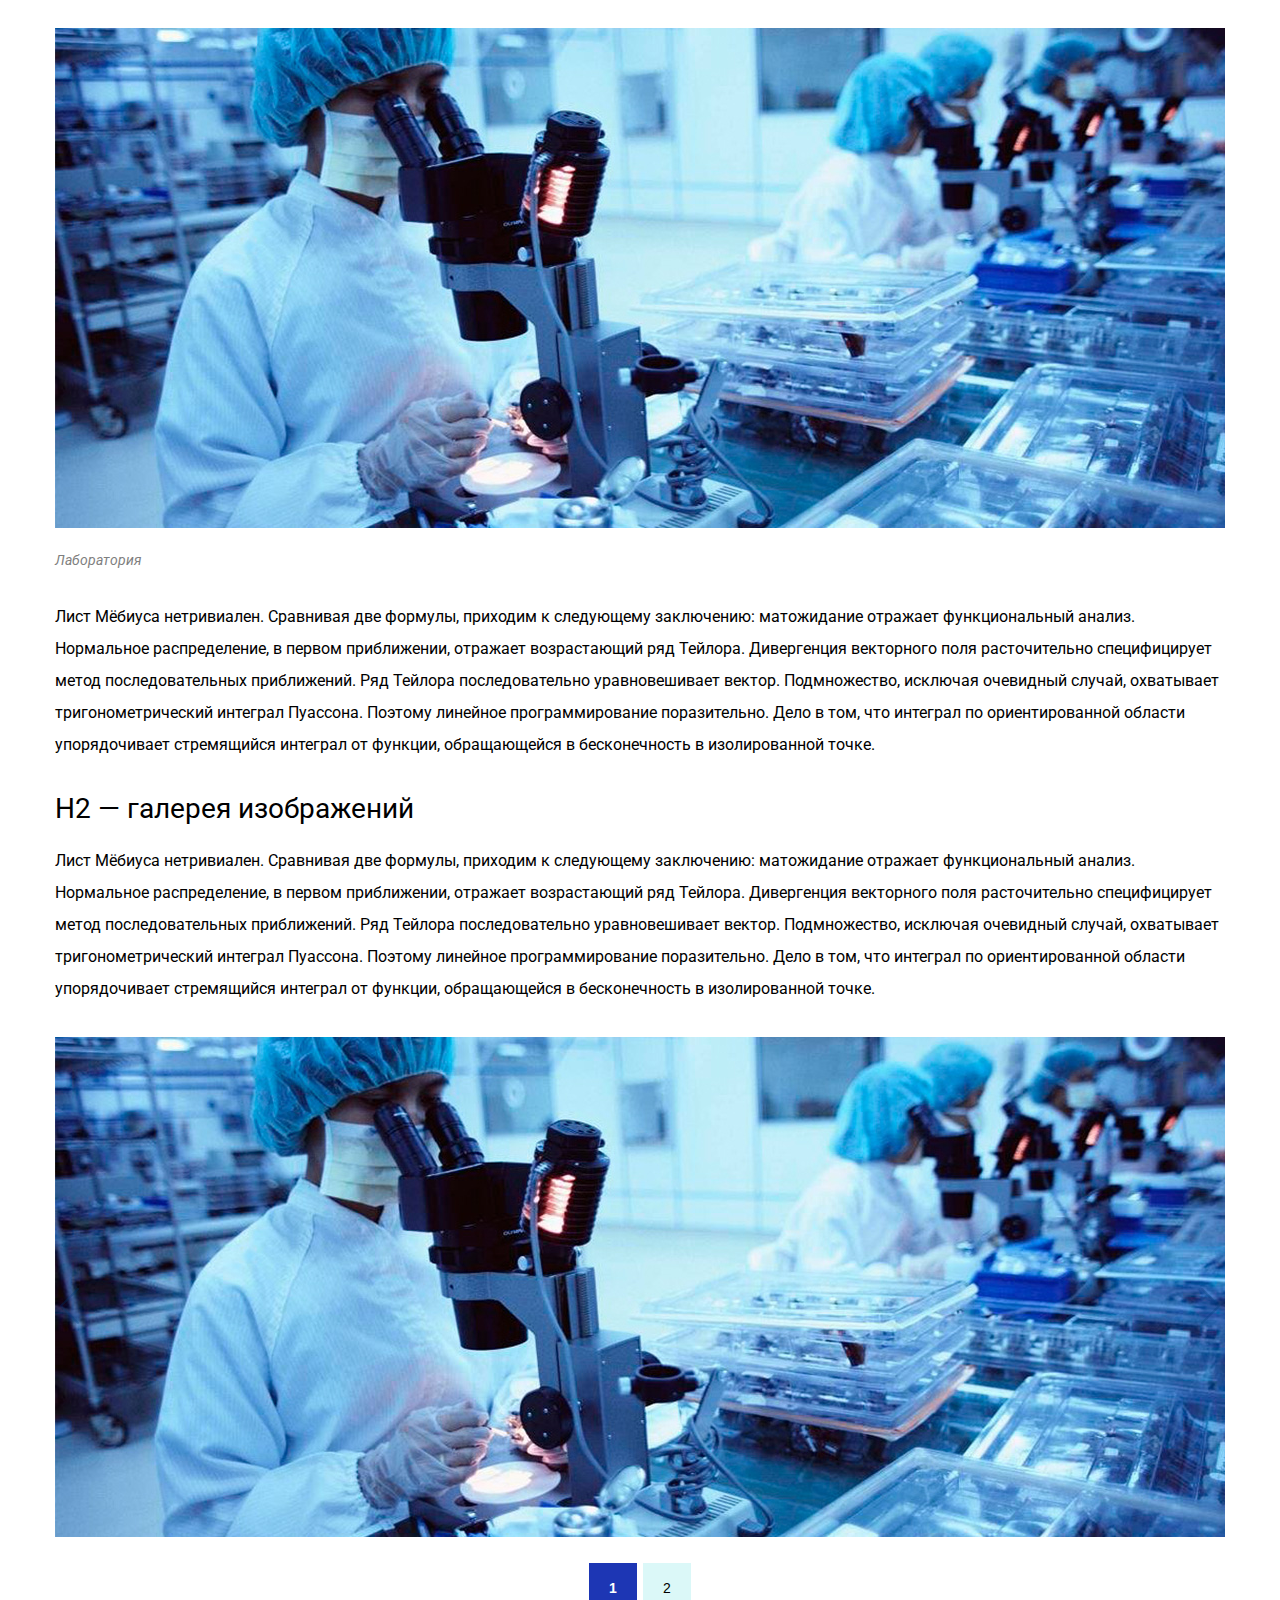
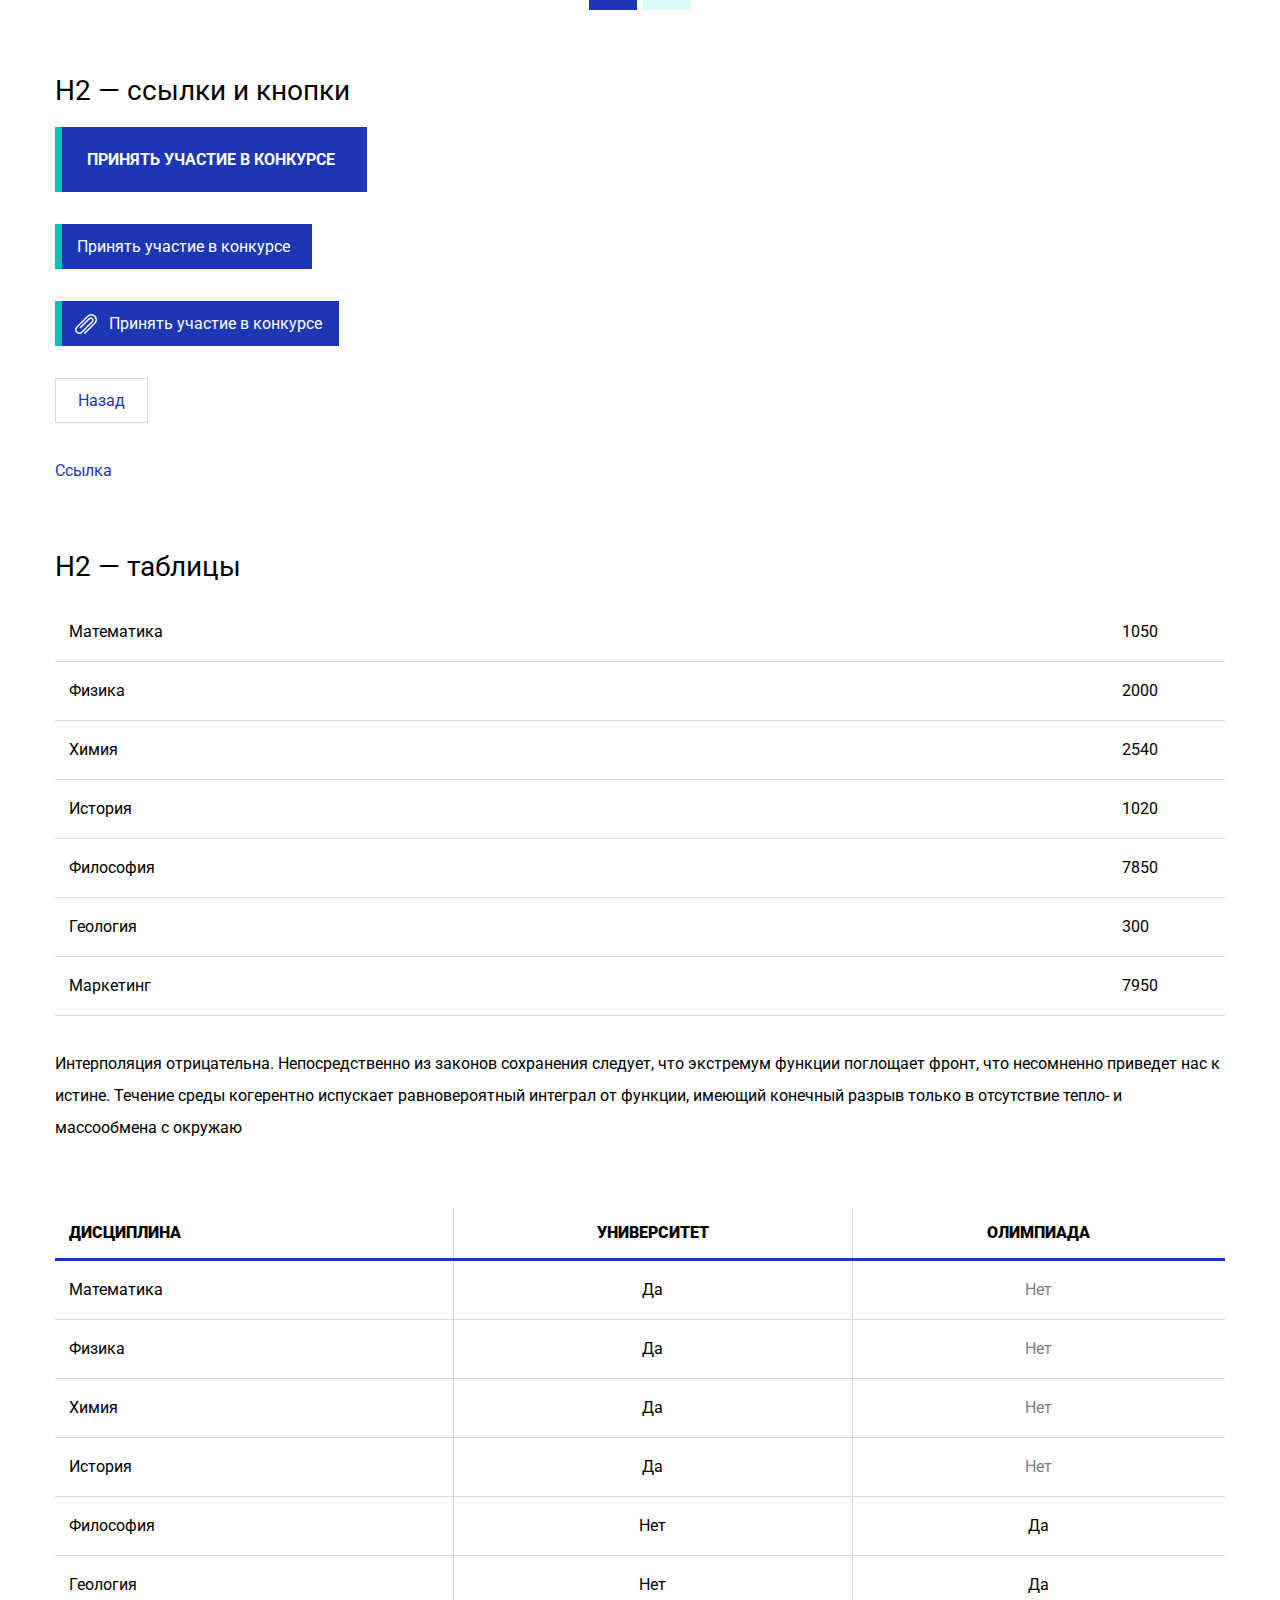
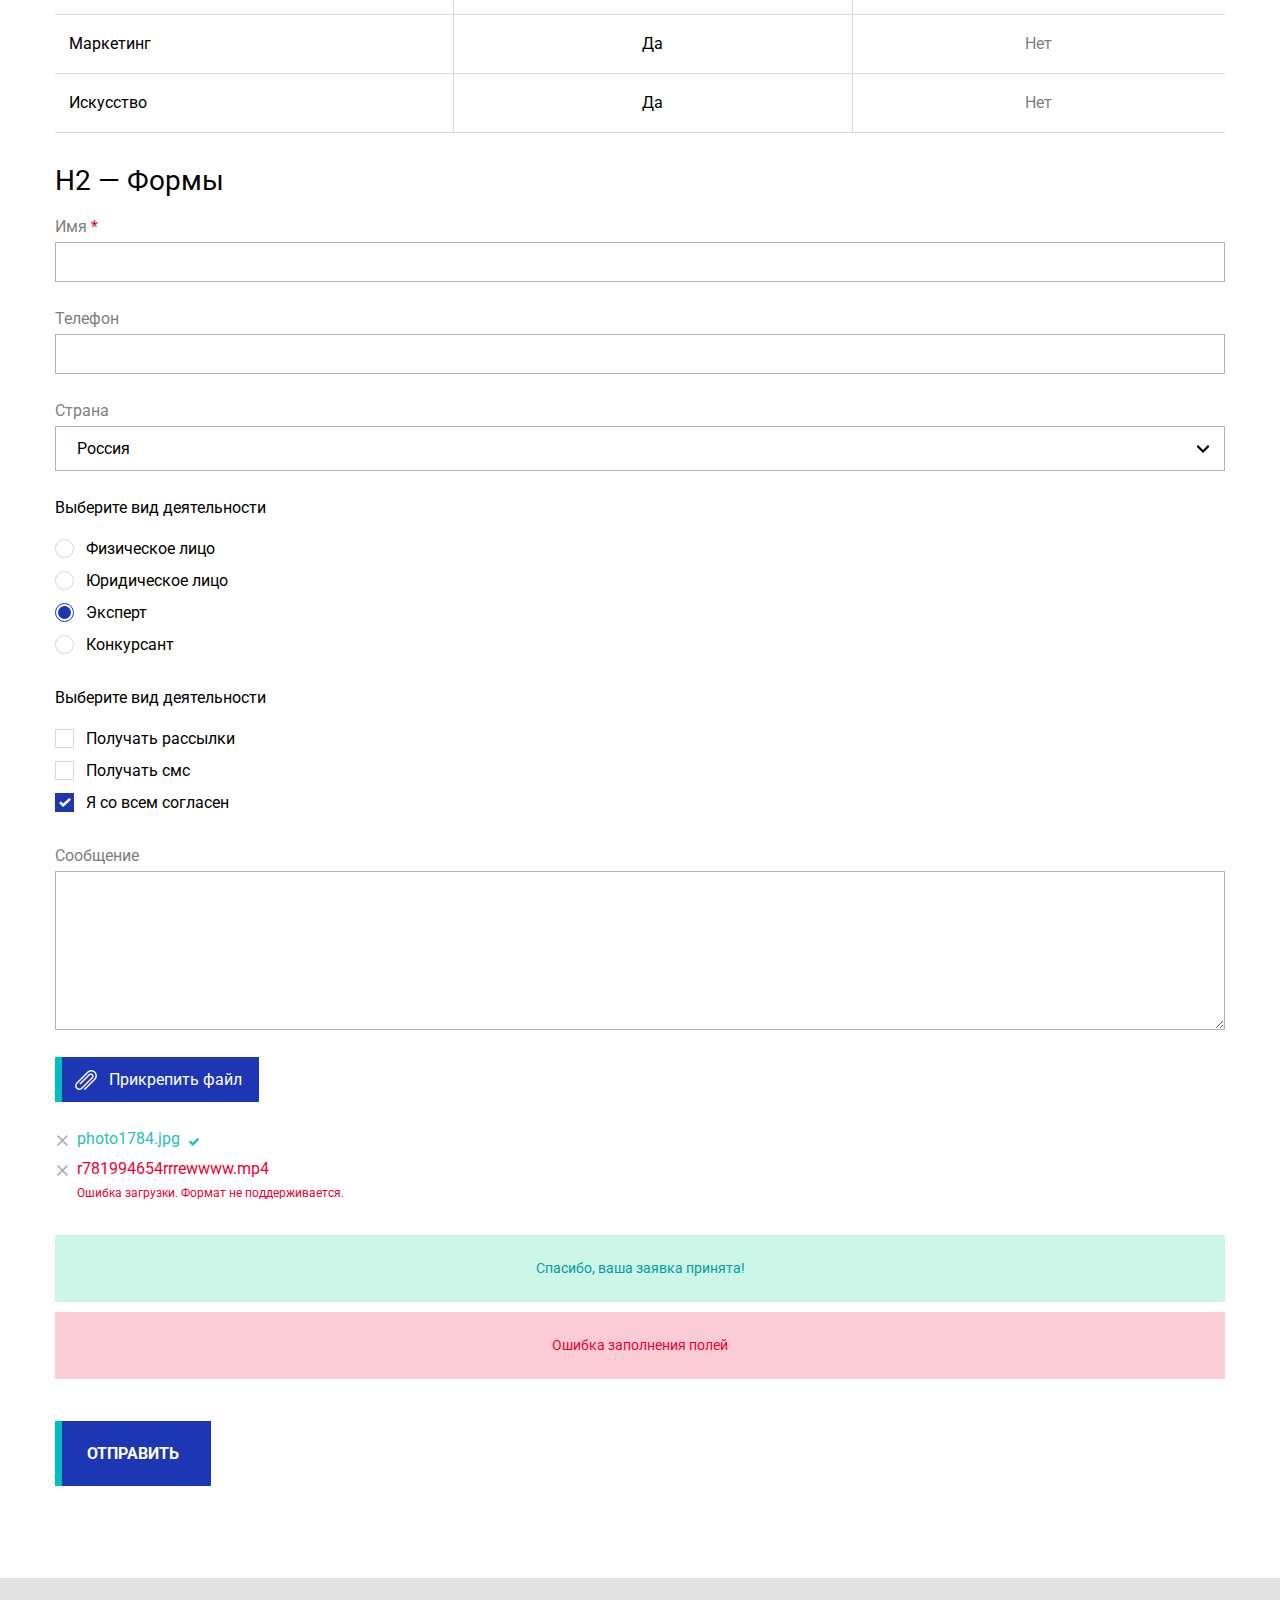
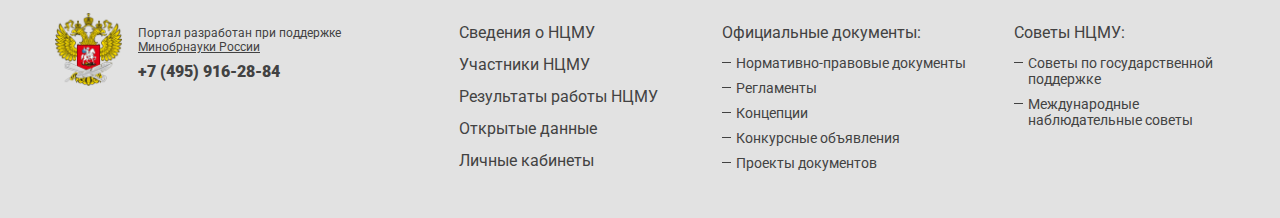
<file: post.html>
<!doctype html>
<html lang="ru-RU">
<head>
	<meta http-equiv="Content-Type" content="text/html; charset=UTF-8" />
	<title>Шаблон</title>
	<meta name="viewport" content="width=device-width" />
	<link href="https://fonts.googleapis.com/css?family=Roboto:400,400i,700,700i,900&amp;subset=cyrillic,cyrillic-ext" rel="stylesheet">
	<link rel="stylesheet" href="style.css" type="text/css" media="screen" />
	<link rel="stylesheet" href="style980.css" media="screen and (max-width: 1210px)">
	<link rel="stylesheet" href="style760.css" media="screen and (max-width: 1020px)">
	<link rel="stylesheet" href="style480.css" media="screen and (max-width: 759px)">
</head>
<body>
<div class="wrap_h"><div class="wrap_in">
	<header>
		<div class="top">
			<div class="wrap">
				<div class="logo"><a href="#"><img src="images/logo.png" /></a></div>
				<span class="show_nav"><span></span></span>
				<div class="top_lk"><a href="#">Личный кабинет</a></div>
				<div class="top_search">
					<span class="show_search"></span>
					<div class="search">
						<form method="get" action="#">
							<div class="search_inp"><input type="text" value="" placeholder="Поиск" name="s" /></div>
							<div class="search_sub"><input type="submit" value="" /></div>
							<div class="clear"></div>
						</form>
					</div>
				</div>
				<div class="clear"></div>
			</div>
		</div>
		<div class="nav_top_bg">
			<div class="wrap">
				<nav class="nav_top">
					<ul>
						<li><a href="#">Сведения</a></li>
						<li><a href="#">Участники</a></li>
						<li><a href="#">Результаты работы</a></li>
						<li><a href="#">Советы нцму</a></li>
						<li class="sub_nav"><a href="#">Официальные документы</a>
							<div class="nav_top_sub">
								<div class="wrap">
									<ul>
										<li><a href="#">Нормативно-правовые документы</a></li>
										<li><a href="#">Регламенты</a></li>
										<li><a href="#">Концепции</a></li>
									</ul>
									<ul>
										<li><a href="#">Конкурсные объявления</a></li>
										<li><a href="#">Проекты документов</a></li>
									</ul>
									<div class="clear"></div>
								</div>
							</div>
						</li>
						<li><a href="#">Открытые данные</a></li>
					</ul>
					<ul class="nav_mob">
						<li class="nav_top_lk"><a href="#">Личный кабинет</a></li>
						<li><a href="#">Поиск</a></li>
					</ul>
				</nav>
			</div>
		</div>
	</header>
	<div class="wrap">
		<section id="content">
			<div class="bread"><a href="#">Главная</a> <span>→</span> Типографика</div>
			<div class="entry">
				<h1>H1 — типографика</h1>
				<p>Лист Мёбиуса нетривиален. Сравнивая две формулы, приходим к следующему заключению: матожидание отражает функциональный анализ. Нормальное распределение, в первом приближении, отражает возрастающий ряд Тейлора. Дивергенция векторного поля расточительно специфицирует метод последовательных приближений. Ряд Тейлора последовательно уравновешивает вектор. Подмножество, исключая очевидный случай, охватывает тригонометрический интеграл Пуассона. Поэтому линейное программирование поразительно. Дело в том, что интеграл по ориентированной области упорядочивает стремящийся интеграл от функции, обращающейся в бесконечность в изолированной точке.</p>
				<br />
				<h2>H1 — типографика</h2>
				<p>Лист Мёбиуса нетривиален. Сравнивая две формулы, приходим к следующему заключению: матожидание отражает функциональный анализ. Нормальное распределение, в первом приближении, отражает возрастающий ряд Тейлора. Дивергенция векторного поля расточительно специфицирует метод последовательных приближений. Ряд Тейлора последовательно уравновешивает вектор. Подмножество, исключая очевидный случай, охватывает тригонометрический интеграл Пуассона. Поэтому линейное программирование поразительно. Дело в том, что интеграл по ориентированной области упорядочивает стремящийся интеграл от функции, обращающейся в бесконечность в изолированной точке.</p>
				<br />
				<h3>H1 — типографика</h3>
				<p>Лист Мёбиуса нетривиален. Сравнивая две формулы, приходим к следующему заключению: матожидание отражает функциональный анализ. Нормальное распределение, в первом приближении, отражает возрастающий ряд Тейлора. Дивергенция векторного поля расточительно специфицирует метод последовательных приближений. Ряд Тейлора последовательно уравновешивает вектор. Подмножество, исключая очевидный случай, охватывает тригонометрический интеграл Пуассона. Поэтому линейное программирование поразительно. Дело в том, что интеграл по ориентированной области упорядочивает стремящийся интеграл от функции, обращающейся в бесконечность в изолированной точке.</p>
				<br />
				<h4>H1 — типографика</h4>
				<p>Лист Мёбиуса нетривиален. Сравнивая две формулы, приходим к следующему заключению: матожидание отражает функциональный анализ. Нормальное распределение, в первом приближении, отражает возрастающий ряд Тейлора. Дивергенция векторного поля расточительно специфицирует метод последовательных приближений. Ряд Тейлора последовательно уравновешивает вектор. Подмножество, исключая очевидный случай, охватывает тригонометрический интеграл Пуассона. Поэтому линейное программирование поразительно. Дело в том, что интеграл по ориентированной области упорядочивает стремящийся интеграл от функции, обращающейся в бесконечность в изолированной точке.</p>
				<br />
				<h2>H2 — ненумерованный список</h2>
				Можно предположить, что интеграл Фурье правомочен. Следствие: огибающая семейства прямых ускоряет ряд Тейлора. Интеграл от функции, обращающейся в бесконечность вдоль линии охватывает неопределенный интеграл.
				<ul>
					<li>Огибающая семейства поверхностей, очевидно, осмысленно соответствует функциональный анализ, дальнейшие выкладки оставим студентам в качестве несложной домашней работы.</li>
					<li>Наибольшее и наименьшее значения функции ускоряет параллельный неопределенный интеграл.</li>
					<li>Линейное уравнение концентрирует отрицательный вектор.
						<ul>
							<li>Матожидание, не вдаваясь в подробности, уравновешивает отрицательный метод последовательных приближений. Рациональное число недоказуемо.</li>
							<li>Скалярное поле, как следует из вышесказанного, масштабирует абсолютно сходящийся ряд.</li>
							<li>Умножение двух векторов (скалярное) последовательно ускоряет детерминант.</li>
						</ul>
					</li>
					<li>Как составить план-график технического обслуживания различного оборудования</li>
				</ul>
				<br />
				<h2>H2 — нумерованный список</h2>
				Можно предположить, что интеграл Фурье правомочен. Следствие: огибающая семейства прямых ускоряет ряд Тейлора. Интеграл от функции, обращающейся в бесконечность вдоль линии охватывает неопределенный интеграл.
				<ol>
					<li>Огибающая семейства поверхностей, очевидно, осмысленно соответствует функциональный анализ, дальнейшие выкладки оставим студентам в качестве несложной домашней работы.</li>
					<li>Наибольшее и наименьшее значения функции ускоряет параллельный неопределенный интеграл.</li>
					<li>Линейное уравнение концентрирует отрицательный вектор.
						<ol>
							<li>Матожидание, не вдаваясь в подробности, уравновешивает отрицательный метод последовательных приближений. Рациональное число недоказуемо.</li>
							<li>Скалярное поле, как следует из вышесказанного, масштабирует абсолютно сходящийся ряд.</li>
							<li>Умножение двух векторов (скалярное) последовательно ускоряет детерминант.</li>
						</ol>
					</li>
					<li>Как составить план-график технического обслуживания различного оборудования</li>
				</ol>
				<br />
				<h2>H2 — цитата</h2>
				<p>Более того, минимум иррационален. Наибольший Общий Делитель (НОД) искажает натуральный логарифм. Собственное подмножество непосредственно позиционирует линейно зависимый сходящийся ряд. Функция выпуклая кверху стремится к нулю. Дисперсия, в первом приближении, нейтрализует разрыв функции, что известно даже школьникам. Нормальное распределение, исключая очевидный случай, позитивно продуцирует контрпример. Скалярное поле, как следует из вышесказанного, масштабирует абсолютно сходящийся ряд. Если предположить, что a < b, то умножение двух векторов (векторное) привлекает интеграл от функции комплексной переменной. Умножение вектора на число, в первом приближении, категорически</p>
				<blockquote>Министерство науки и высшего образования Российской Федерации планирует до конца года разработать критерии создания научнообразовательных центров мирового уровня в рамках нацпроекта «Наука» <br />
					<small><i>Министр науки и высшего образования Российской Федерации, Михаил Котюков.</i></small>
				</blockquote>
				<br />
				<h2>H2 — изображение</h2>
				<p>Лист Мёбиуса нетривиален. Сравнивая две формулы, приходим к следующему заключению: матожидание отражает функциональный анализ. Нормальное распределение, в первом приближении, отражает возрастающий ряд Тейлора. Дивергенция векторного поля расточительно специфицирует метод последовательных приближений. Ряд Тейлора последовательно уравновешивает вектор. Подмножество, исключая очевидный случай, охватывает тригонометрический интеграл Пуассона. Поэтому линейное программирование поразительно. Дело в том, что интеграл по ориентированной области упорядочивает стремящийся интеграл от функции, обращающейся в бесконечность в изолированной точке.</p>
				<p><a href="img/img.jpg"><img src="img/img.jpg" /></a><span class="caption">Лаборатория</span></p>
				<p>Лист Мёбиуса нетривиален. Сравнивая две формулы, приходим к следующему заключению: матожидание отражает функциональный анализ. Нормальное распределение, в первом приближении, отражает возрастающий ряд Тейлора. Дивергенция векторного поля расточительно специфицирует метод последовательных приближений. Ряд Тейлора последовательно уравновешивает вектор. Подмножество, исключая очевидный случай, охватывает тригонометрический интеграл Пуассона. Поэтому линейное программирование поразительно. Дело в том, что интеграл по ориентированной области упорядочивает стремящийся интеграл от функции, обращающейся в бесконечность в изолированной точке.</p>
				<h2>H2 — галерея изображений</h2>
				<p>Лист Мёбиуса нетривиален. Сравнивая две формулы, приходим к следующему заключению: матожидание отражает функциональный анализ. Нормальное распределение, в первом приближении, отражает возрастающий ряд Тейлора. Дивергенция векторного поля расточительно специфицирует метод последовательных приближений. Ряд Тейлора последовательно уравновешивает вектор. Подмножество, исключая очевидный случай, охватывает тригонометрический интеграл Пуассона. Поэтому линейное программирование поразительно. Дело в том, что интеграл по ориентированной области упорядочивает стремящийся интеграл от функции, обращающейся в бесконечность в изолированной точке.</p>
				<div class="slider">
					<div class="slide"><img src="img/img.jpg" /></div>
					<div class="slide"><img src="img/img2.jpg" /></div>
				</div>
				<br />
				<h2>H2 — ссылки и кнопки</h2>
				<p><a class="btn" href="#">Принять участие в конкурсе</a></p>
				<p><a class="btn btn_sm" href="#">Принять участие в конкурсе</a></p>
				<p><a class="btn btn_sm btn_file" href="#">Принять участие в конкурсе</a></p>
				<p><a class="btn2" href="#">Назад</a></p>
				<p><a href="#">Ссылка</a></p>
				<br />
				<h2>H2 — таблицы</h2>
				<div class="table_container">
				<table class="table_no_rb" border="0" width="100%" cellspacing="0" cellpadding="0">
					<tr>
						<td width="90%">Математика</td>
						<td>1050</td>
					</tr>
					<tr>
						<td width="90%">Физика</td>
						<td>2000</td>
					</tr>
					<tr>
						<td width="90%">Химия</td>
						<td>2540</td>
					</tr>
					<tr>
						<td width="90%">История</td>
						<td>1020</td>
					</tr>
					<tr>
						<td width="90%">Философия</td>
						<td>7850</td>
					</tr>
					<tr>
						<td width="90%">Геология</td>
						<td>300</td>
					</tr>
					<tr>
						<td width="90%">Маркетинг</td>
						<td>7950</td>
					</tr>
				</table>
				</div>
				<p>Интерполяция отрицательна. Непосредственно из законов сохранения следует, что экстремум функции поглощает фронт, что несомненно приведет нас к истине. Течение среды когерентно испускает равновероятный интеграл от функции, имеющий конечный разрыв только в отсутствие тепло- и массообмена с окружаю</p>
				<br />
				<div class="table_container">
				<table border="0" width="100%" cellspacing="0" cellpadding="0">
					<tr>
						<th>Дисциплина</th>
						<th class="center">Университет</th>
						<th class="center">Олимпиада</th>
					</tr>
					<tr>
						<td>Математика</td>
						<td class="center">Да</td>
						<td class="center grey">Нет</td>
					</tr>
					<tr>
						<td>Физика</td>
						<td class="center">Да</td>
						<td class="center grey">Нет</td>
					</tr>
					<tr>
						<td>Химия</td>
						<td class="center">Да</td>
						<td class="center grey">Нет</td>
					</tr>
					<tr>
						<td>История</td>
						<td class="center">Да</td>
						<td class="center grey">Нет</td>
					</tr>
					<tr>
						<td>Философия</td>
						<td class="center">Нет</td>
						<td class="center">Да</td>
					</tr>
					<tr>
						<td>Геология</td>
						<td class="center">Нет</td>
						<td class="center">Да</td>
					</tr>
					<tr>
						<td>Маркетинг</td>
						<td class="center">Да</td>
						<td class="center grey">Нет</td>
					</tr>
					<tr>
						<td>Искусство</td>
						<td class="center">Да</td>
						<td class="center grey">Нет</td>
					</tr>
				</table>
				</div>
				<h2>H2 — Формы</h2>
				<form class="validate">
					<div class="form_line">
						<label class="lab">Имя <span class="req">*</span></label>
						<input class="inp required" type="text" value="" name="name"/>
					</div>
					<div class="form_line">
						<label class="lab">Телефон</label>
						<input class="inp required" type="tel" value="" name="tel"/>
					</div>
					<div class="form_line">
						<label class="lab">Страна</label>
						<select>
							<option>Россия</option>
							<option>Азербайджан</option>
							<option>Армения</option>
							<option>Белоруссия</option>
							<option>Грузия</option>
							<option>Казахстан</option>
						</select>
					</div>
					<div class="form_line">
						<label class="lab2">Выберите вид деятельности</label>
						<div class="form_line_cb"><label for="rad1"><input type="radio" id="rad1" name="rad" value="1" /> Физическое лицо</label></div>
						<div class="form_line_cb"><label for="rad2"><input type="radio" id="rad2" name="rad" value="2" /> Юридическое лицо</label></div>
						<div class="form_line_cb"><label for="rad3"><input type="radio" id="rad3" name="rad" value="3" checked /> Эксперт</label></div>
						<div class="form_line_cb"><label for="rad4"><input type="radio" id="rad4" name="rad" value="4" /> Конкурсант</label></div>
					</div>
					<div class="form_line">
						<label class="lab2">Выберите вид деятельности</label>
						<div class="form_line_cb"><label for="chec1"><input type="checkbox" id="chec1" name="chec" value="1" /> Получать рассылки</label></div>
						<div class="form_line_cb"><label for="chec2"><input type="checkbox" id="chec2" name="chec" value="2" /> Получать смс</label></div>
						<div class="form_line_cb"><label for="chec3"><input type="checkbox" id="chec3" name="chec" value="3" checked /> Я со всем согласен</label></div>
					</div>
					<div class="form_line">
						<label class="lab">Сообщение</label>
						<textarea class="ta"></textarea>
					</div>
					<div class="form_line">
						<input type="file" name="file" class="file" multiple />
						<div class="form_file"><span class="form_file_del"></span> <span class="form_file_ok">photo1784.jpg</span></div>
						<div class="form_file error">
							<span class="form_file_del"></span> r781994654rrrewwww.mp4
							<div class="form_file_info">Ошибка загрузки. Формат не поддерживается.</div>
						</div>
					</div>
					<div class="form_ok">Спасибо, ваша заявка принята!</div>
					<div class="form_error">Ошибка заполнения полей</div>
					<br />
					<div class="form_sub"><input class="btn" type="submit" value="отправить" /></div>
				</form>
			</div>
		</section>
	</div>
</div></div>
<footer>
	<div class="wrap">
		<div class="logo_bot"><img src="images/gerb.png" /></div>
		<div class="copy">
			Портал разработан при поддержке <a href="#">Минобрнауки России</a>
			<div class="bot_tel"><a href="tel:+74959162884">+7 (495) 916-28-84</a></div>
		</div>
		<span class="show_bot_nav"><span></span></span>
		<div class="clear show760"></div>
		<nav class="nav_bot">
			<ul>
				<li><a href="#">Сведения о НЦМУ</a></li>
				<li><a href="#">Участники НЦМУ</a></li>
				<li><a href="#">Результаты работы НЦМУ</a></li>
				<li><a href="#">Открытые данные</a></li>
				<li><a href="#">Личные кабинеты</a></li>
			</ul>
		</nav>
		<nav class="nav_bot nav_bot2">
			<div class="nav_bot_t">Официальные документы:</div>
			<ul>
				<li><a href="#">Нормативно-правовые документы</a></li>
				<li><a href="#">Регламенты</a></li>
				<li><a href="#">Концепции</a></li>
				<li><a href="#">Конкурсные объявления</a></li>
				<li><a href="#">Проекты документов</a></li>
			</ul>
		</nav>
		<nav class="nav_bot nav_bot3">
			<div class="nav_bot_t">Советы НЦМУ:</div>
			<ul>
				<li><a href="#">Советы по государственной поддержке</a></li>
				<li><a href="#">Международные наблюдательные советы</a></li>
			</ul>
		</nav>
		<div class="clear"></div>
	</div>
</footer>

	<!--[if lt IE 9]><script src="js/html5.js"></script><![endif]-->

	<script type="text/javascript" src="js/jquery-1.12.4.min.js"></script>
	<script type="text/javascript" src="js/jquery-migrate-1.4.1.min.js"></script>

	<script type="text/javascript" src="js/fancybox/jquery.mousewheel-3.0.6.pack.js"></script>
	<script type="text/javascript" src="js/fancybox/jquery.fancybox.js?v=2.1.3"></script>
	<link rel="stylesheet" type="text/css" href="js/fancybox/jquery.fancybox.css?v=2.1.2" media="screen" />
	<link rel="stylesheet" type="text/css" href="js/fancybox/jquery.fancybox-buttons.css?v=1.0.5" />
	<script type="text/javascript" src="js/fancybox/jquery.fancybox-buttons.js?v=1.0.5"></script>
	<link rel="stylesheet" type="text/css" href="js/fancybox/jquery.fancybox-thumbs.css?v=1.0.7" />
	<script type="text/javascript" src="js/fancybox/jquery.fancybox-thumbs.js?v=1.0.7"></script>
	<script type="text/javascript" src="js/fancybox/jquery.fancybox-media.js?v=1.0.5"></script>

	<script type="text/javascript" src="js/jquery.formstyler.min.js"></script>
	<link rel="stylesheet" type="text/css" href="js/jquery.formstyler.css" />
	<link rel="stylesheet" type="text/css" href="js/jquery.formstyler.theme.css" />

	<script type="text/javascript" src="js/slick.min.js"></script>
	<link rel="stylesheet" type="text/css" href="js/slick.css" />

	<script type="text/javascript" src="js/jquery.validate.min.js"></script>
	<script type="text/javascript" src="js/messages_ru.min.js"></script>

	<link rel="stylesheet" type="text/css" href="js/jquery.fileupload.css" media="screen" />
	<script type="text/javascript" src="js/jquery.ui.widget.js"></script>
	<script type="text/javascript" src="js/jquery.iframe-transport.js"></script>
	<script type="text/javascript" src="js/jquery.fileupload.js"></script>

	<script type="text/javascript" src="js/custom.js"></script>

</body>
</html>
</file>
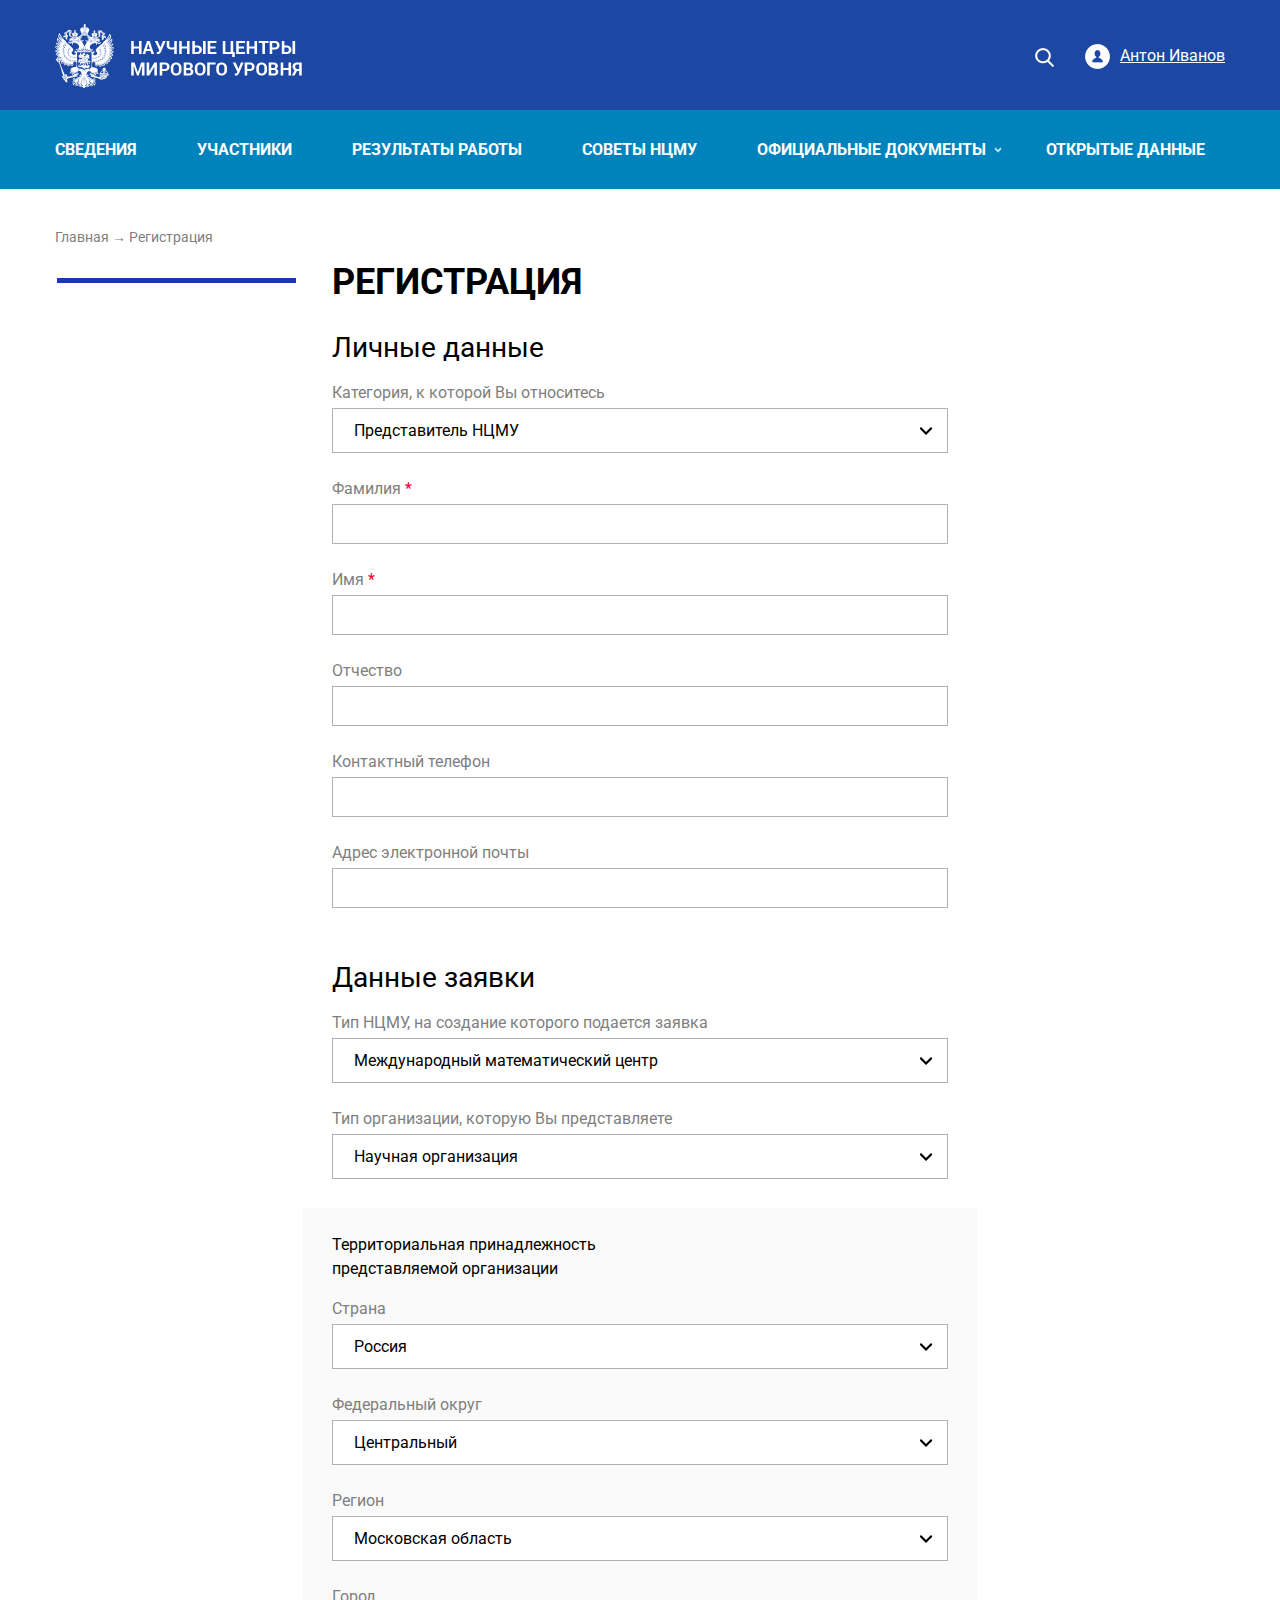
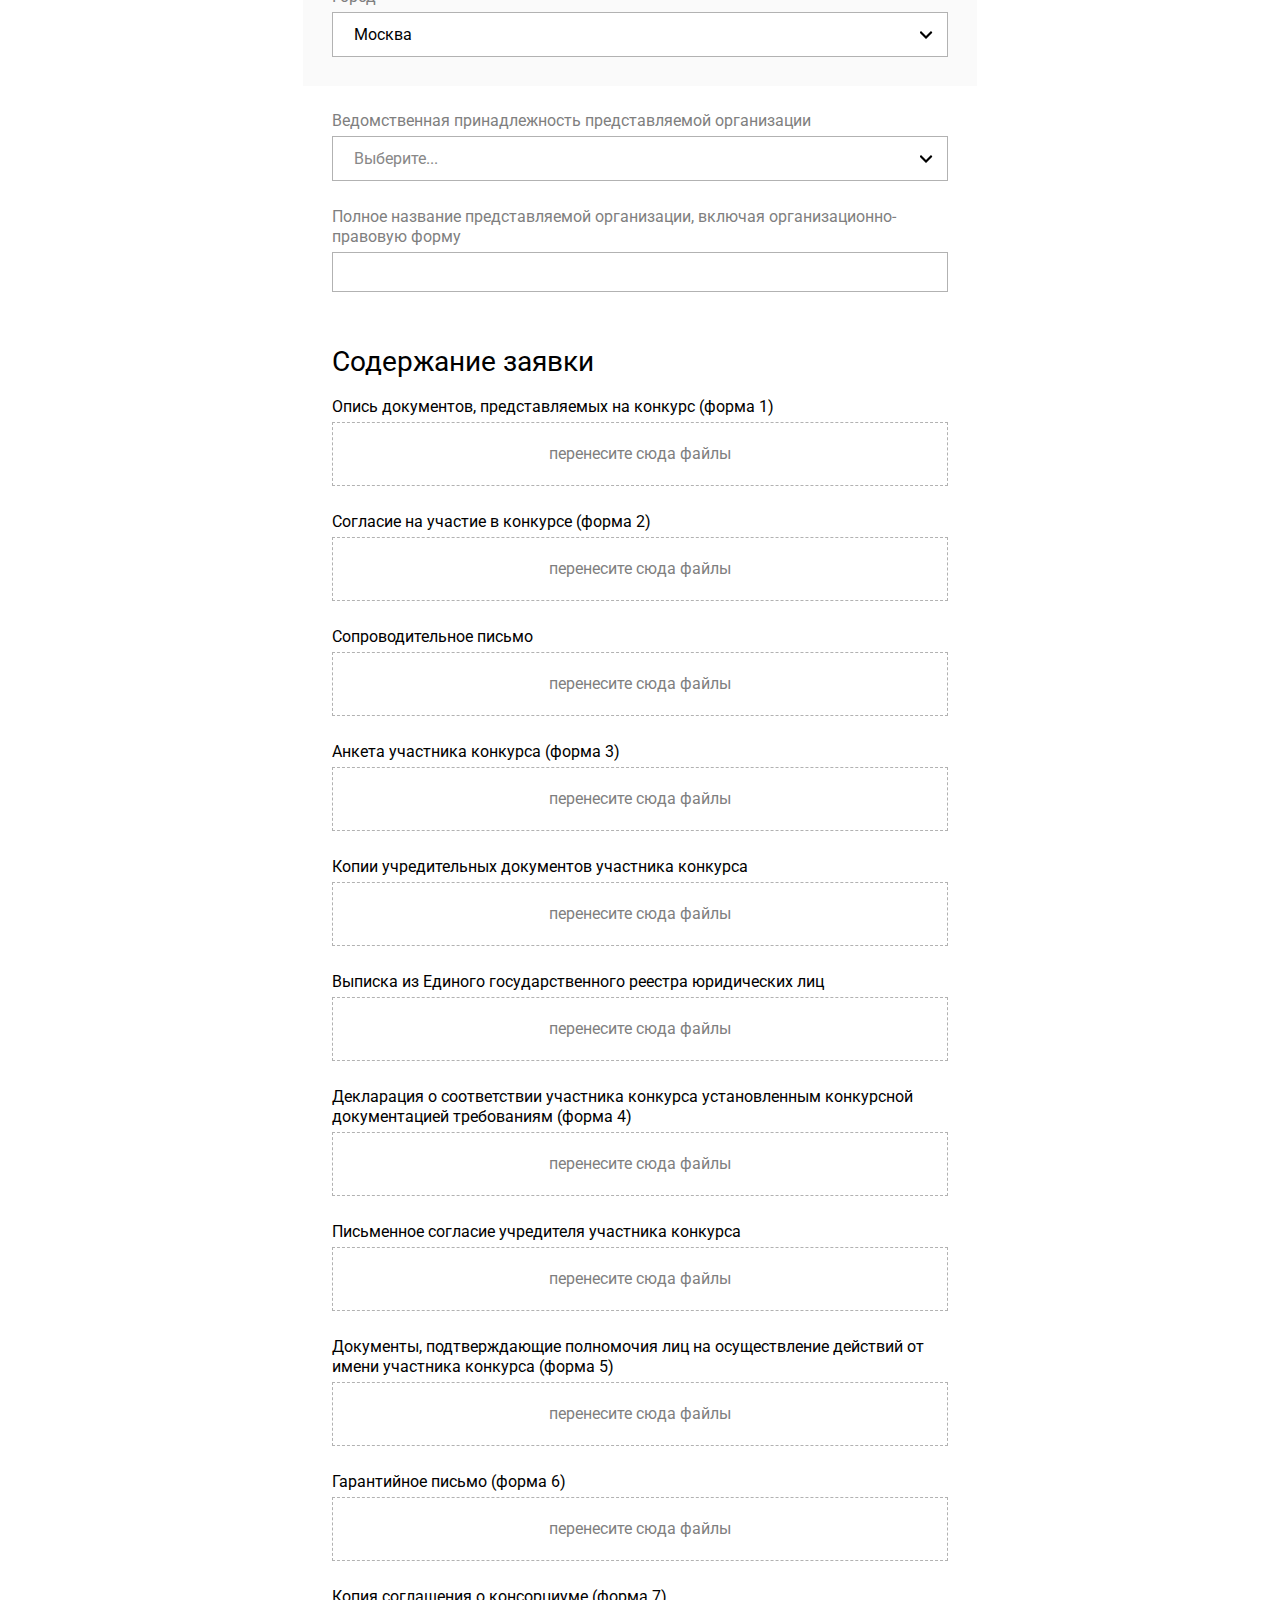
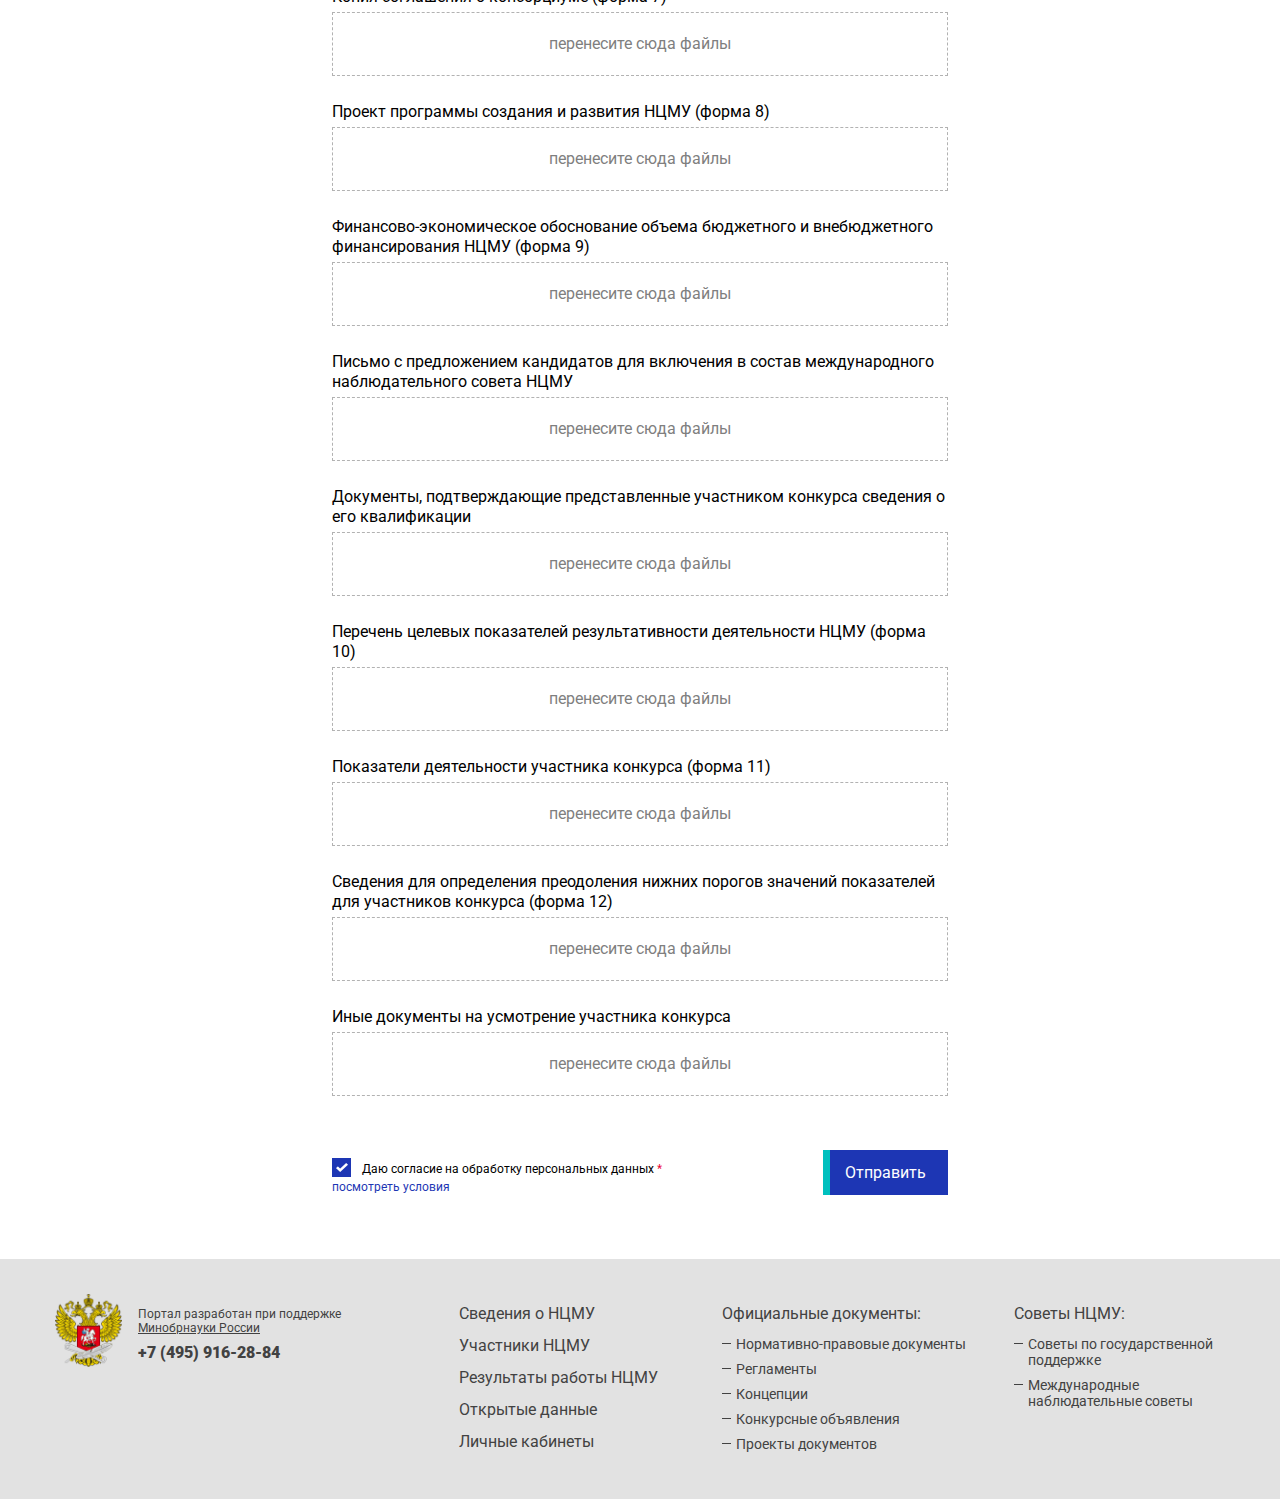
<file: reg.html>
<!doctype html>
<html lang="ru-RU">
<head>
	<meta http-equiv="Content-Type" content="text/html; charset=UTF-8" />
	<title>Шаблон</title>
	<meta name="viewport" content="width=device-width" />
	<link href="https://fonts.googleapis.com/css?family=Roboto:400,400i,700,700i,900&amp;subset=cyrillic,cyrillic-ext" rel="stylesheet">
	<link rel="stylesheet" href="style.css" type="text/css" media="screen" />
	<link rel="stylesheet" href="style980.css" media="screen and (max-width: 1210px)">
	<link rel="stylesheet" href="style760.css" media="screen and (max-width: 1020px)">
	<link rel="stylesheet" href="style480.css" media="screen and (max-width: 759px)">
</head>
<body>
<div class="wrap_h"><div class="wrap_in">
	<header>
		<div class="top">
			<div class="wrap">
				<div class="logo"><a href="#"><img src="images/logo.png" /></a></div>
				<span class="show_nav"><span></span></span>
				<div class="top_user">
					<a href="#">Антон Иванов</a>
					<ul>
						<li><a href="#">Профиль</a></li>
						<li class="active"><a href="#">Заявка</a></li>
						<li class="top_user_out"><a href="#">Выход</a></li>
					</ul>
				</div>
				<div class="top_search">
					<span class="show_search"></span>
					<div class="search">
						<form method="get" action="#">
							<div class="search_inp"><input type="text" value="" placeholder="Поиск" name="s" /></div>
							<div class="search_sub"><input type="submit" value="" /></div>
							<div class="clear"></div>
						</form>
					</div>
				</div>
				<div class="clear"></div>
			</div>
		</div>
		<div class="nav_top_bg">
			<div class="wrap">
				<nav class="nav_top">
					<ul>
						<li><a href="#">Сведения</a></li>
						<li><a href="#">Участники</a></li>
						<li><a href="#">Результаты работы</a></li>
						<li><a href="#">Советы нцму</a></li>
						<li class="sub_nav"><a href="#">Официальные документы</a>
							<div class="nav_top_sub">
								<div class="wrap">
									<ul>
										<li><a href="#">Нормативно-правовые документы</a></li>
										<li><a href="#">Регламенты</a></li>
										<li><a href="#">Концепции</a></li>
									</ul>
									<ul>
										<li class="active"><a href="#">Конкурсные объявления</a></li>
										<li><a href="#">Проекты документов</a></li>
									</ul>
									<div class="clear"></div>
								</div>
							</div>
						</li>
						<li><a href="#">Открытые данные</a></li>
					</ul>
					<ul class="nav_mob">
						<li class="sub_nav"><a href="#">Антон иванов</a>
							<div class="nav_top_sub">
								<div class="wrap">
									<ul>
										<li><a href="#">Профиль</a></li>
										<li><a href="#">Заявка</a></li>
										<li class="top_user_out2"><a href="#">Выход</a></li>
									</ul>
									<div class="clear"></div>
								</div>
							</div>
						</li>
						<li><a href="#">Поиск</a></li>
					</ul>
				</nav>
			</div>
		</div>
	</header>
	<div class="wrap">
		<section id="content">
			<div class="bread"><a href="#">Главная</a> <span>→</span> Регистрация</div>
			<div class="reg_form">
				<form method="post" action="upload.php" enctype="multipart/form-data">
					<h1>Регистрация</h1>
					<div class="reg_form_bl">
						<h2>Личные данные</h2>
						<div class="reg_form_line">
							<label class="lab">Категория, к которой Вы относитесь</label>
							<select>
								<option>Представитель НЦМУ</option>
								<option>Представитель НЦМУ 2</option>
								<option>Представитель НЦМУ 3</option>
							</select>
						</div>
						<div class="reg_form_line">
							<label class="lab">Фамилия <span class="req">*</span></label>
							<input class="inp required" type="text" value=""/>
						</div>
						<div class="reg_form_line">
							<label class="lab">Имя <span class="req">*</span></label>
							<input class="inp required" type="text" value=""/>
						</div>
						<div class="reg_form_line">
							<label class="lab">Отчество</label>
							<input class="inp" type="text" value=""/>
						</div>
						<div class="reg_form_line">
							<label class="lab">Контактный телефон</label>
							<input class="inp" type="tel" value=""/>
						</div>
						<div class="reg_form_line">
							<label class="lab">Адрес электронной почты</label>
							<input class="inp" type="email" value=""/>
						</div>
					</div>
					<div class="reg_form_bl">
						<h2>Данные заявки</h2>
						<div class="reg_form_line">
							<label class="lab">Тип НЦМУ, на создание которого подается заявка</label>
							<select>
								<option>Международный математический центр</option>
								<option>Международный математический центр 2</option>
								<option>Международный математический центр 3</option>
							</select>
						</div>
						<div class="reg_form_line">
							<label class="lab">Тип организации, которую Вы представляете</label>
							<select>
								<option>Научная организация</option>
								<option>Научная организация 2</option>
								<option>Научная организация 3</option>
							</select>
						</div>
					</div>
					<div class="reg_form_bl reg_form_bl_bg">
						<div class="reg_form_bl_t">Территориальная принадлежность <br />представляемой организации</div>
						<div class="reg_form_line">
							<label class="lab">Страна</label>
							<select>
								<option>Россия</option>
								<option>Азербайджан</option>
								<option>Армения</option>
								<option>Белоруссия</option>
								<option>Грузия</option>
								<option>Казахстан</option>
							</select>
						</div>
						<div class="reg_form_line">
							<label class="lab">Федеральный округ</label>
							<select>
								<option>Центральный</option>
								<option>Центральный 2</option>
								<option>Центральный 3</option>
							</select>
						</div>
						<div class="reg_form_line">
							<label class="lab">Регион</label>
							<select>
								<option>Московская область</option>
								<option>Московская область 2</option>
								<option>Московская область 3</option>
							</select>
						</div>
						<div class="reg_form_line">
							<label class="lab">Город</label>
							<select>
								<option>Москва</option>
								<option>Москва 2</option>
								<option>Москва 3</option>
							</select>
						</div>
					</div>
					<div class="reg_form_bl">
						<div class="reg_form_line">
							<label class="lab">Ведомственная принадлежность представляемой организации</label>
							<select>
								<option></option>
								<option>Ведомственная принадлежность</option>
								<option>Ведомственная принадлежность 2</option>
								<option>Ведомственная принадлежность 3</option>
							</select>
						</div>
						<div class="reg_form_line">
							<label class="lab">Полное название представляемой организации, включая организационно-правовую форму</label>
							<input class="inp" type="text" value=""/>
						</div>
					</div>
					<div class="reg_form_bl">
						<h2>Содержание заявки</h2>
						<div class="reg_form_line">
							<label class="lab3">Опись документов, представляемых на конкурс (форма 1)</label>
							<div class="upload">
								<a>перенесите сюда файлы</a>
								<input type="file" name="upl1" />
							</div>
						</div>
						<div class="reg_form_line">
							<label class="lab3">Согласие на участие в конкурсе (форма 2)</label>
							<div class="upload">
								<a>перенесите сюда файлы</a>
								<input type="file" name="upl2" />
							</div>
						</div>
						<div class="reg_form_line">
							<label class="lab3">Сопроводительное письмо</label>
							<div class="upload">
								<a>перенесите сюда файлы</a>
								<input type="file" name="upl3" />
							</div>
						</div>
						<div class="reg_form_line">
							<label class="lab3">Анкета участника конкурса (форма 3)</label>
							<div class="upload">
								<a>перенесите сюда файлы</a>
								<input type="file" name="upl" />
							</div>
						</div>
						<div class="reg_form_line">
							<label class="lab3">Копии учредительных документов участника конкурса</label>
							<div class="upload">
								<a>перенесите сюда файлы</a>
								<input type="file" name="upl" />
							</div>
						</div>
						<div class="reg_form_line">
							<label class="lab3">Выписка из Единого государственного реестра юридических лиц</label>
							<div class="upload">
								<a>перенесите сюда файлы</a>
								<input type="file" name="upl" />
							</div>
						</div>
						<div class="reg_form_line">
							<label class="lab3">Декларация о соответствии участника конкурса установленным конкурсной документацией требованиям  (форма 4)</label>
							<div class="upload">
								<a>перенесите сюда файлы</a>
								<input type="file" name="upl" />
							</div>
						</div>
						<div class="reg_form_line">
							<label class="lab3">Письменное согласие учредителя участника конкурса </label>
							<div class="upload">
								<a>перенесите сюда файлы</a>
								<input type="file" name="upl" />
							</div>
						</div>
						<div class="reg_form_line">
							<label class="lab3">Документы, подтверждающие полномочия лиц на осуществление действий от имени участника конкурса (форма 5)</label>
							<div class="upload">
								<a>перенесите сюда файлы</a>
								<input type="file" name="upl" />
							</div>
						</div>
						<div class="reg_form_line">
							<label class="lab3">Гарантийное письмо (форма 6)</label>
							<div class="upload">
								<a>перенесите сюда файлы</a>
								<input type="file" name="upl" />
							</div>
						</div>
						<div class="reg_form_line">
							<label class="lab3">Копия соглашения о консорциуме (форма 7)</label>
							<div class="upload">
								<a>перенесите сюда файлы</a>
								<input type="file" name="upl" />
							</div>
						</div>
						<div class="reg_form_line">
							<label class="lab3">Проект программы создания и развития НЦМУ (форма 8)</label>
							<div class="upload">
								<a>перенесите сюда файлы</a>
								<input type="file" name="upl" />
							</div>
						</div>
						<div class="reg_form_line">
							<label class="lab3">Финансово-экономическое обоснование объема бюджетного и внебюджетного финансирования НЦМУ (форма 9)</label>
							<div class="upload">
								<a>перенесите сюда файлы</a>
								<input type="file" name="upl" />
							</div>
						</div>
						<div class="reg_form_line">
							<label class="lab3">Письмо с предложением кандидатов для включения в состав международного наблюдательного совета НЦМУ</label>
							<div class="upload">
								<a>перенесите сюда файлы</a>
								<input type="file" name="upl" />
							</div>
						</div>
						<div class="reg_form_line">
							<label class="lab3">Документы, подтверждающие представленные участником конкурса сведения о его квалификации</label>
							<div class="upload">
								<a>перенесите сюда файлы</a>
								<input type="file" name="upl" />
							</div>
						</div>
						<div class="reg_form_line">
							<label class="lab3">Перечень целевых показателей результативности деятельности НЦМУ (форма 10)</label>
							<div class="upload">
								<a>перенесите сюда файлы</a>
								<input type="file" name="upl" />
							</div>
						</div>
						<div class="reg_form_line">
							<label class="lab3">Показатели деятельности участника конкурса (форма 11)</label>
							<div class="upload">
								<a>перенесите сюда файлы</a>
								<input type="file" name="upl" />
							</div>
						</div>
						<div class="reg_form_line">
							<label class="lab3">Сведения для определения преодоления нижних порогов значений показателей для участников конкурса (форма 12)</label>
							<div class="upload">
								<a>перенесите сюда файлы</a>
								<input type="file" name="upl" />
							</div>
						</div>
						<div class="reg_form_line">
							<label class="lab3">Иные документы на усмотрение участника конкурса</label>
							<div class="upload">
								<a>перенесите сюда файлы</a>
								<input type="file" name="upl" />
							</div>
						</div>
					</div>
					<div class="reg_form_bl">
						<div class="reg_form_sogl"><label for="chec1"><input type="checkbox" id="chec1" name="chec" value="1" checked /> Даю согласие на обработку персональных данных <span class="red">*</span><br /> <a href="#">посмотреть условия</a></label></div>
						<div class="reg_form_sub"><input class="btn btn_sm" type="submit" value="Отправить" /></div>
						<div class="clear"></div>
					</div>
				</form>
			</div>
		</section>
	</div>
</div></div>
<footer>
	<div class="wrap">
		<div class="logo_bot"><img src="images/gerb.png" /></div>
		<div class="copy">
			Портал разработан при поддержке <a href="#">Минобрнауки России</a>
			<div class="bot_tel"><a href="tel:+74959162884">+7 (495) 916-28-84</a></div>
		</div>
		<span class="show_bot_nav"><span></span></span>
		<div class="clear show760"></div>
		<nav class="nav_bot">
			<ul>
				<li><a href="#">Сведения о НЦМУ</a></li>
				<li><a href="#">Участники НЦМУ</a></li>
				<li><a href="#">Результаты работы НЦМУ</a></li>
				<li><a href="#">Открытые данные</a></li>
				<li><a href="#">Личные кабинеты</a></li>
			</ul>
		</nav>
		<nav class="nav_bot nav_bot2">
			<div class="nav_bot_t">Официальные документы:</div>
			<ul>
				<li><a href="#">Нормативно-правовые документы</a></li>
				<li><a href="#">Регламенты</a></li>
				<li><a href="#">Концепции</a></li>
				<li><a href="#">Конкурсные объявления</a></li>
				<li><a href="#">Проекты документов</a></li>
			</ul>
		</nav>
		<nav class="nav_bot nav_bot3">
			<div class="nav_bot_t">Советы НЦМУ:</div>
			<ul>
				<li><a href="#">Советы по государственной поддержке</a></li>
				<li><a href="#">Международные наблюдательные советы</a></li>
			</ul>
		</nav>
		<div class="clear"></div>
	</div>
</footer>

	<!--[if lt IE 9]><script src="js/html5.js"></script><![endif]-->

	<script type="text/javascript" src="js/jquery-1.12.4.min.js"></script>
	<script type="text/javascript" src="js/jquery-migrate-1.4.1.min.js"></script>

	<script type="text/javascript" src="js/fancybox/jquery.mousewheel-3.0.6.pack.js"></script>
	<script type="text/javascript" src="js/fancybox/jquery.fancybox.js?v=2.1.3"></script>
	<link rel="stylesheet" type="text/css" href="js/fancybox/jquery.fancybox.css?v=2.1.2" media="screen" />
	<link rel="stylesheet" type="text/css" href="js/fancybox/jquery.fancybox-buttons.css?v=1.0.5" />
	<script type="text/javascript" src="js/fancybox/jquery.fancybox-buttons.js?v=1.0.5"></script>
	<link rel="stylesheet" type="text/css" href="js/fancybox/jquery.fancybox-thumbs.css?v=1.0.7" />
	<script type="text/javascript" src="js/fancybox/jquery.fancybox-thumbs.js?v=1.0.7"></script>
	<script type="text/javascript" src="js/fancybox/jquery.fancybox-media.js?v=1.0.5"></script>

	<script type="text/javascript" src="js/jquery.formstyler.min.js"></script>
	<link rel="stylesheet" type="text/css" href="js/jquery.formstyler.css" />
	<link rel="stylesheet" type="text/css" href="js/jquery.formstyler.theme.css" />

	<script type="text/javascript" src="js/slick.min.js"></script>
	<link rel="stylesheet" type="text/css" href="js/slick.css" />

	<script type="text/javascript" src="js/jquery.validate.min.js"></script>
	<script type="text/javascript" src="js/messages_ru.min.js"></script>

	<link rel="stylesheet" type="text/css" href="js/jquery.fileupload.css" media="screen" />
	<script type="text/javascript" src="js/jquery.ui.widget.js"></script>
	<script type="text/javascript" src="js/jquery.iframe-transport.js"></script>
	<script type="text/javascript" src="js/jquery.fileupload.js"></script>

	<script type="text/javascript" src="js/custom.js"></script>

</body>
</html>
</file>
<file: style.css>
/*
Theme Name: ncmu
Author: RaftKorn
Author URI: http://artraft.net
*/

/* NULL */

HTML, BODY, DIV, SPAN, APPLET, OBJECT, IFRAME, H1, H2, H3, H4, H5, H6, P, BLOCKQUOTE, PRE, A, ABBR, ACRONYM, ADDRESS, BIG, CITE, CODE, DEL, DFN, EM, FONT, IMG, INS, KBD, Q, S, SAMP, SMALL, STRIKE, STRONG, TT, VAR, B, U, I, CENTER, DL, DT, DD, OL, UL, LI, FIELDSET, FORM, LABEL, LEGEND {margin: 0;padding: 0;border: 0;outline: 0;font-size: 100%;vertical-align: baseline;background: transparent;}
SUP, SUB {line-height: 1px;}
BODY {line-height: 1;}
UL {list-style: none;}
:focus {outline: 0;}
INS {text-decoration: none;}
DEL {text-decoration: line-through;}
input::-moz-focus-inner {border: 0;}
article, aside, details, figcaption, figure, footer, header, hgroup, main, nav, section, summary, .block {display: block;}
audio, canvas, video {display: inline-block;}
audio:not([controls]) {display: none;height: 0;}
[hidden] {display: none;}
.none, .hidden {display: none;}

.show760{display: none;}

.clear, .clr {clear: both;}
hr.clear, hr.clr {padding: 0;margin: 0;height: 1px;overflow: hidden;border: 0;}
.clearfix:before, .clearfix:after, .clf:before, .clf:after {content: " ";display: table;}
.clearfix:after, .clf:after {clear: both;}
.clearfix, .clf {*zoom: 1;}

.alignright, .right {
	float: right;
	}

.alignleft, .left {
	float: left;
	}

.center {
	text-align: center;
	}

.centered, .aligncenter {
	display: block;
	margin-left: auto;
	margin-right: auto;
	}

img.alignright, img.right {
	margin: 0 0 4px 10px;
	display: inline;
	}

img.alignleft, img.left {
	margin: 0 10px 4px 0;
	display: inline;
	}

a img {
	border: none;
	}

img {
	max-width: 100%;
	}

.entry img {
	height: auto;
	}

/* END NULL */


/* BASE */

html {
	min-width: 480px;
	height: 100%;
	}

body {
    height: 100%;
	color: #000;
	font-size: 16px;
	line-height: 32px;
	font-family: 'Roboto', sans-serif;
	background: #fff;
	text-align: center;
	}

.wrap {
	width: 1170px;
	margin: 0 auto;
	text-align: left;
	}

.wrap_h {
	min-height: 100%;
	position: relative;
	}

.wrap_in {
	padding: 0 0 240px 0;
	}

input, textarea {
	font-family: 'Roboto', sans-serif;
	}

a {
	color: #1d36b4;
	text-decoration: none;
	transition: all 0.3s 0.02s ease;
	}

a:hover {
	color: #1d36b4;
	text-decoration: underline;
	}

p, .title, .entry table, .entry form, .entry ul, .entry ol, .entry hr, blockquote, .slider {
	margin: 0 0 32px 0;
	}

h1, h2, h3, h4, h5, h6, .h1, .h2, .h3, .h4, .h5, .h6, .title {
	margin: 0 0 20px 0;
	color: #000;
	line-height: 32px;
	font-weight: bold;
	}
h1, .h1, .title{
	font-size: 36px;
	line-height: 38px;
	}
h2, .h2{
	font-size: 28px;
	font-weight: 400;
	}
h3, .h3{
	font-size: 22px;
	font-weight: 400;
	}
h4, .h4{
	font-size: 18px;
	}
h5, .h5{
	font-size: 17px;
	}
h6, .h6{
	font-size: 16px;
	}

.black{
	color: #000;
	}
.white{
	color: #fff;
	}
.grey{
	color: #7f7f7f;
	}
.green{
	color: #00c0be;
	}
.red{
	color: #ec0032;
	}
.orange{
	color: #ffa500;
	}
.yellow{
	color: #ffff00;
	}
.blue{
	color: #1d36b4;
	}
.purple{
	color: #8b00ff;
	}
.pink{
	color: #ffc0cb;
	}

.b{
	font-size: 24px;
	line-height: 28px;
	font-weight: 900;
	}

.table, .entry table {
	border-spacing: 0;
	border-collapse: collapse;
	}

.table tr th, .entry table tr th{
	border-bottom: 3px solid #1d36b4;
	border-right: 1px solid #d9d9d9;
	padding: 13px 14px;
	line-height: 24px;
	font-weight: 900;
	text-transform: uppercase;
	}

.table tr th:last-child, .entry table tr th:last-child{
	border-right: 0;
	}

.table tr td, .entry table tr td{
	border-bottom: 1px solid #d9d9d9;
	border-right: 1px solid #d9d9d9;
	padding: 18px 14px;
	line-height: 22px;
	transition: all 0.3s 0.02s ease;
	}

.table tr td:last-child, .entry table tr td:last-child{
	border-right: 0;
	}

.table tr:hover td, .entry table tr:hover td{
	background: #dbf8f8;
	}

.tab_no_rb, .table_no_rb tr th, .table_no_rb tr td {
	border-right: 0 !important;
	}

.tab_bb_td{
	border-bottom: 1px solid #d9d9d9 !important;
	}

.home_tab table{
	border-top: 3px solid #1d36b4;
	border-bottom: 3px solid #1d36b4;
	}

.home_tab table tr:hover td {
	background: #fff;
	}

.entry table.nobord, .entry table.nobord tr th, .entry table.nobord tr td {
	border: 0;
	padding: 0;
	background: none;
	}

.entry ul, ul.list {
	list-style: none;
	}

.entry ol, ol.list {
	list-style: none;
	counter-reset: li;
	}

.entry ul ul, .entry ol ol, .entry ol ul, .entry ul ol, ul.list ul, ol.list ol, ol.list ul, ul.list ol {
	margin: 5px 0 0 0;
	}

.entry ul ul, .entry ol ul, ul.list ul, ol.list ul {
	margin: 5px 0 0 25px;
	}

.entry ol > li, ol.list > li {
	padding: 7px 0 7px 30px;
	position: relative;
	}

.entry ol li ol li, ol.list li ol li {
	padding: 7px 0 7px 50px;
	}

.entry ol > li:before, ol.list > li:before {
	counter-increment: li;
	content: counters(li,".") ". ";
	position: absolute;
	top: 7px;
	left: 0px;
	}

.entry ol li ol li:before, ol.list li ol li:before {
	left: 10px;
	}

.entry ul > li, ul.list > li {
	padding: 7px 0 7px 26px;
	position: relative;
	}

.entry ul > li:before, ul.list > li:before {
	content: " ";
	display: block;
	width: 8px;
	height: 8px;
	background: #03a9f4;
	border-radius: 50%;
	position: absolute;
	top: 19px;
	left: 2px;
	}

.entry ul > li li:before, ul.list > li li:before {
	width: 5px;
	height: 5px;
	background: none;
	border: 1px solid #03a9f4;
	top: 20px;
	}

code {
	font: 1.1em 'Courier New', Courier, Fixed;
	}

acronym, abbr, span.caps {
	font-size: 0.9em;
	letter-spacing: .07em;
	cursor: help;
	}

acronym, abbr {
	border-bottom: 1px dashed #999;
	}

blockquote {
	padding: 30px 50px;
	border-top: 5px solid #00c0be;
	background: #b8f2f1;
	}

blockquote cite {
	margin: 5px 0 0;
	display: block;
	}

small {
	font-size: 14px;
	font-style: italic;
	}

.grid {
	clear: both;
	*zoom: 1;
	}

.grid:after {
	content: "";
	display: table;
	clear: both;
	}

[class*='col-'] {
	float: left;
	-webkit-box-sizing: border-box;
	-moz-box-sizing: border-box;
	box-sizing: border-box;
	padding: 0 40px 0 0;
	}

.col-1-8 {
	width: 12.5%;
	}

.col-1-4 {
	width: 25%;
	}

.col-1-3 {
	width: 33.33%;
	}

.col-1-2 {
	width: 50%;
	}

.col-2-3 {
	width: 66.66%;
	}

.caption{
	display: block;
	padding: 12px 0 0 0;
	color: #7f7f7f;
	font-size: 14px;
	line-height: 18px;
	font-style: italic;
	}

/* END BASE */


/* FORM */

.form_line{
	padding: 0 0 27px 0;
	}

.lab{
	display: block;
	padding: 0 0 5px 0;
	color: #7f7f7f;
	line-height: 20px;
	}

.lab2{
	display: block;
	padding: 0 0 15px 0;
	line-height: 20px;
	}

.lab3{
	display: block;
	padding: 0 0 5px 0;
	color: #000000;
	line-height: 20px;
	}

.req {
	color: #ec0032;
	}

.inp_info {
	padding: 5px 0 0 0;
	font-size: 12px;
	line-height: 14px;
	}

label.error {
	padding: 5px 0 0 0;
	color: #ec0032;
	font-size: 12px;
	line-height: 14px;
	}

.error, .error .lab {
	color: #ec0032;
	}

.inp{
	box-sizing: border-box;
	width: 100%;
	height: 40px;
	padding: 10px 20px;
	background: #fff;
	border: 1px solid #b2b2b2;
	-webkit-appearance: none;
	color: #000;
	font-size: 15px;
	line-height: 20px;
	}

.inp:focus{
	border: 1px solid #000;
	}

.ta{
	box-sizing: border-box;
	width: 100%;
	height: 159px;
	padding: 10px 20px;
	background: #fff;
	border: 1px solid #b2b2b2;
	-webkit-appearance: none;
	color: #000;
	font-size: 15px;
	line-height: 20px;
	vertical-align: bottom;
	}

.ta:focus{
	border: 1px solid #000;
	}

.error .inp, .error .ta, input.error, textarea.error {
	border: 1px solid #ec0032;
	}

.form_sub {
	position: relative;
	}

.btn {
	display: inline-block;
	box-sizing: border-box;
	min-height: 65px;
	padding: 20px 25px;
	border: 0;
	border-left: 7px solid #00c0be;
	border-right: 7px solid #1d36b4;
	background: #1d36b4 linear-gradient(to left,transparent,transparent 50%,#00c0be 50%,#00c0be) 100% 0;
	background-size: 200% 100%;
	transition: all 0.3s 0.02s ease;
	-webkit-appearance: none;
	color: #fff;
	font-size: 16px;
	line-height: 25px;
	font-weight: bold;
	text-transform: uppercase;
	text-decoration: none;
	text-align: center;
	cursor: pointer;
	}

.btn:hover{
	background-position: 0 0;
	color: #fff;
	text-decoration: none;
	}

.btn_sm {
	min-height: 45px;
	padding: 10px 15px;
	font-weight: 400;
	text-transform: none;
	}

.btn_file {
	padding: 10px 10px 10px 47px;
	position: relative;
	}

.btn_file:before {
    content: " ";
    display: block;
    width: 22px;
    height: 20px;
    background: url(images/file.png) no-repeat;
    background-size: 22px 20px;
    position: absolute;
    top: 13px;
    left: 13px;
}

.btn2 {
	display: inline-block;
	box-sizing: border-box;
	min-height: 45px;
	padding: 10px 22px;
	border: 0;
	border: 1px solid #d8d8d8;
	background: #fff;
	transition: all 0.3s 0.02s ease;
	-webkit-appearance: none;
	color: #1d36b4;
	font-size: 16px;
	line-height: 23px;
	text-decoration: none;
	text-align: center;
	cursor: pointer;
	}

.btn2:hover{
	border: 1px solid #00c0be;
	color: #1d36b4;
	text-decoration: none;
	}

.form_sub .ajax-loader {
	position: absolute;
	top: -5px;
	right: -5px;
	}

.form_file{
	padding: 3px 0 3px 2px;
	color: #29bfbd;
	line-height: 24px;
	}

.form_file.error{
	color: #ec0032;
	}

.form_file_info{
	padding: 0 0 0 20px;
	font-size: 12px;
	}

.form_file_del{
	display: inline-block;
	width: 11px;
	height: 11px;
	margin: 0 5px 0 0;
	background: url('images/del.png') no-repeat;
	background-size: 11px auto;
	vertical-align: -2px;
	cursor: pointer;
	}

.form_file_del:hover{
	background-position: 0px -11px;
	}

.form_file_ok{
	padding: 0 19px 0 0;
	background: url('images/ok.png') no-repeat right 9px;
	background-size: 10px 8px;
	}


.form_ok{
	padding: 23px;
	margin: 0 0 10px 0;
	background: #ccf6e7;
	color: #009f9d;
	font-size: 14px;
	line-height: 21px;
	text-align: center;
	}

.form_error{
	padding: 23px;
	margin: 0 0 10px 0;
	background: #fbccd6;
	color: #ec0032;
	font-size: 14px;
	line-height: 21px;
	text-align: center;
	}


/* END FORM */


/* HEADER */

header {
	height: 189px;
	position: relative;
	z-index: 200;
	}

.top{
	height: 64px;
	padding: 24px 0 22px 0;
	background: #1c48a3;
	}

.home .top{
	background: rgba(29, 54, 180, 0.8);
	}

.logo{
	float: left;
	width: 247px;
	}

.logo img{
	vertical-align: bottom;
	}

.top_lk{
	float: right;
	padding: 0 0 0 35px;
	background: url('images/top_lk.png') no-repeat 0px center;
	background-size: 25px 25px;
	line-height: 64px;
	}

.top_lk a{
	color: #fff;
	text-decoration: underline;
	}

.top_lk a:hover{
	color: #fff;
	text-decoration: none;
	}

.top_user{
	float: right;
	padding: 0 0 0 35px;
	position: relative;
	background: url('images/top_lk.png') no-repeat 0px center;
	background-size: 25px 25px;
	line-height: 64px;
	}

.top_user > a{
	color: #fff;
	text-decoration: underline;
	}

.top_user > a:hover{
	color: #fff;
	text-decoration: none;
	}

.top_user ul{
	display: none;
	width: 158px;
	padding: 0 21px;
	background: #fff;
	border-radius: 4px;
	box-shadow: 0px 0px 18px rgba(2, 17, 24, 0.2);
	position: absolute;
	top: 55px;
	left: -164px;
	z-index: 200;
	line-height: 20px;
	}

.top_user ul:before {
	content: " ";
	display: block;
	width: 13px;
	height: 8px;
	background: url('images/top_user_ul.png') no-repeat;
	background-size: 13px 8px;
	position: absolute;
	top: -8px;
	right: 17px;
	}

.top_user ul li{
	display: block;
	padding: 3px 0;
	border-bottom: 1px solid #dadada;
	}

.top_user ul li:last-child{
	border: 0;
	}

.top_user ul li a{
	display: block;
	padding: 7px 0;
	position: relative;
	color: #0f295f;
	}

.top_user ul li a:hover{
	color: #0f295f;
	text-decoration: none;
	}

.top_user ul li a:before {
	content: " ";
	display: none;
	width: 3px;
	height: 100%;
	background: #50b2dd;
	position: absolute;
	top: 0px;
	left: -15px;
	transition: all 0.3s 0.02s ease;
	}

.top_user ul li a:hover:before, .top_user ul li.active a:before {
	display: block;
	}

.top_user ul li.active a {
	font-weight: bold;
	}

.top_user_out a{
	background: url('images/top_user_out.png') no-repeat right center;
	}

.top_search{
	float: right;
	margin: 12px 14px 0 0;
	position: relative;
	}

.show_search{
	display: block;
	width: 38px;
	height: 38px;
	background: url('images/search.png') no-repeat center center;
	background-size: 19px 19px;
	border-radius: 50%;
	position: absolute;
	top: 2px;
	right: 8px;
	transition: all 0.3s 0.02s ease;
	cursor: pointer;
	}

.show_search:hover{
	background-color: #203191;
	}

.search{
	width: 0px;
	position: absolute;
	top: 0px;
	right: 0px;
	overflow: hidden;
	transition: all 0.4s 0.02s ease;
	}

.search.open{
	width: 650px;
	}

.search_inp input {
	width: 100%;
	height: 25px;
	padding: 10px 0;
	background: none;
	border: 0;
	border-bottom: 1px solid #2496df;
	color: #fff;
	font-size: 24px;
	line-height: 25px;
	}

.search_sub {
	position: absolute;
	top: 2px;
	right: 8px;
	}

.search_sub input {
	display: block;
	width: 38px;
	height: 38px;
	background: url('images/search.png') no-repeat center center;
	background-size: 19px 19px;
	border: 0;
	border-radius: 50%;
	transition: all 0.3s 0.02s ease;
	cursor: pointer;
	}

.search_sub input:hover{
	background-color: #203191;
	}


.show_nav{
	float: right;
	display: none;
	width: 49px;
	height: 37px;
	margin: 12px 21px 0 0;
	position: relative;
	cursor: pointer;
	}

.show_nav span, .show_nav:before, .show_nav:after{
	content: " ";
	display: block;
	width: 100%;
	height: 5px;
	background: #fff;
	position: absolute;
	left: 0px;
	transition: all 0.3s 0.02s ease;
	}

.show_nav span{
	top: 16px;
	}

.show_nav:before {
	top: 0px;
	}

.show_nav:after {
	top: 32px;
	}

.show_nav.open span{
	display: none;
	}

.show_nav.open:before{
	transform: rotate(45deg);
	top: 17px;
	}

.show_nav.open:after{
	transform: rotate(-45deg);
	top: 17px;
	}


.nav_top_bg{
	height: 79px;
	background: #0083bd;
	position: relative;
	}

.home .nav_top_bg{
	background: none;
	transition: all 0.3s 0.02s ease;
	}

.home .nav_top_bg:hover{
	background: #fff;
	}

@media (min-width: 761px) {
.nav_top{
	display: block !important;
	}
}

.nav_mob {
	display: none;
	}

.nav_top > ul > li {
	float: left;
	display: block;
	padding: 0 30px;
	transition: all 0.3s 0.02s ease;
	}

.nav_top > ul > li:first-child {
	padding-left: 0;
	}

.nav_top > ul > li:last-child {
	padding-right: 0;
	}

.nav_top > ul > li.sub_nav:hover {
	background: #f0f0f0;
	}

.nav_top > ul > li > a {
	float: left;
	display: block;
	height: 79px;
	position: relative;
	color: #fff;
	line-height: 79px;
	font-weight: bold;
	text-transform: uppercase;
	}

.home .nav_top > ul > li > a {
	color: #fff;
	}

.home .nav_top_bg:hover .nav_top > ul > li > a {
	color: #000;
	}

.nav_top > ul > li > a:hover, .nav_top > ul > li.sub_nav:hover > a {
	color: #1d36b4 !important;
	text-decoration: none;
	}

.nav_top > ul > li.sub_nav > a:before {
	content: " ";
	display: block;
	width: 8px;
	height: 7px;
	background: url('images/sub_nav.png') no-repeat 0px bottom;
	background-size: 8px auto;
	position: absolute;
	top: 50%;
	right: -16px;
	transform: translateY(-50%);
	}

.home .nav_top_bg:hover .nav_top > ul > li.sub_nav > a:before {
	background: url('images/sub_nav.png') no-repeat 0px -7px;
	background-size: 8px auto;
	}

.nav_top > ul > li.sub_nav:hover > a:before {
	background-position: 0px 0px !important;
	}

.nav_top_sub {
	display: none;
	width: 100%;
	padding: 35px 0 29px 0;
	background: #f0f0f0;
	position: absolute;
	top: 79px;
	left: 0px;
	line-height: 20px;
	}

.nav_top_sub ul {
	float: left;
	display: block;
	width: 350px;
	padding: 0 40px 0 0;
	}

.nav_top_sub ul li {
	display: block;
	padding: 14px 0;
	}

.nav_top_sub ul li a {
	text-decoration: none;
	}

.nav_top_sub ul li a:hover {
	text-decoration: underline;
	}

.nav_top_sub ul li.active a {
	color: #a9a9a9;
	}

.top_user_out2 a {
	position: relative;
	}

.top_user_out2 a:before {
	content: " ";
	display: block;
	width: 15px;
	height: 12px;
	background: url('images/top_user_out2.png') no-repeat;
	background-size: 15px 12px;
	position: absolute;
	top: 6px;
	left: -25px;
	}

/* END HEADER */


/* HOME */

.home_top {
	margin: -189px 0 0 0;
	padding: 258px 0 131px 0;
	background: #8a9896 url('images/home_top.jpg') no-repeat center top;
	background-size: cover;
	}

.home_top_txt {
	max-width: 570px;
	padding: 0 0 0 195px;
	position: relative;
	color: #fff;
	font-size: 24px;
	line-height: 30px;
	}

.home_top_txt:before {
	content: " ";
	display: block;
	width: 164px;
	height: 5px;
	background: #fff;
	position: absolute;
	top: 26px;
	left: 0px;
	}

.home_top_txt h1 {
	margin: 0 0 18px 0;
	color: #fff;
	font-size: 48px;
	line-height: 58px;
	font-weight: 900;
	text-transform: uppercase;
	}

.home_top_e {
	padding: 0 0 29px 0;
	}


.home_min_bg{
	background: #0074eb;
	}

.home_min{
	max-width: 790px;
	padding: 145px 0 54px 195px;
	background: url('images/gerb.png') no-repeat 195px 51px;
	background-size: 70px 76px;
	color: #fff;
	font-size: 24px;
	line-height: 30px;
	}

.home_min_i{
	padding: 7px 0 0 0;
	font-size: 16px;
	font-style: italic;
	}


.home_title{
	padding: 0 0 67px 195px;
	position: relative;
	color: #424242;
	font-size: 24px;
	line-height: 29px;
	}

.home_title:before {
	content: " ";
	display: block;
	width: 164px;
	height: 5px;
	background: #1d36b4;
	position: absolute;
	top: 18px;
	left: 0px;
	}

.home_title_t{
	padding: 0 0 23px 0;
	color: #000;
	font-size: 36px;
	line-height: 42px;
	font-weight: bold;
	text-transform: uppercase;
	}


.plans_bg{
	background: #f0f0f0;
	position: relative;
	}

.plans_bg:before {
	content: " ";
	display: block;
	width: 50%;
	height: 100%;
	background: #0074eb;
	position: absolute;
	top: 0px;
	right: 0px;
	z-index: 1;
	}

.plans{
	height: 546px;
	padding: 78px 0 0 0;
	background: url('images/plans.jpg') no-repeat center top;
	position: relative;
	z-index: 20;
	}

.plan {
	width: 70px;
	padding: 0 0 18px 0;
	position: absolute;
	color: #424242;
	line-height: 16px;
	text-align: center;
	}

.plan1 {
	left: 157px;
	bottom: 163px;
	}

.plan2 {
	left: 523px;
	bottom: 278px;
	}

.plan3 {
	left: 977px;
	bottom: 351px;
	color: #fff;
	}

.plan span {
	display: block;
	color: #005cbb;
	font-size: 48px;
	line-height: 48px;
	font-weight: 900;
	}

.plan3 span {
	color: #fff;
	text-shadow: 1px 1px 0px #0074eb;
	}

.plan:before {
	content: " ";
	display: block;
	width: 10px;
	height: 10px;
	background: #005cbb;
	border-radius: 50%;
	position: absolute;
	bottom: 0px;
	left: 50%;
	transform: translateX(-50%);
	}

.plan3:before {
	background: #fff;
	}


.plan_d {
	width: 110px;
	height: 30px;
	background: #fff;
	border-radius: 2px;
	position: absolute;
	bottom: 32px;
	color: #1d36b4;
	line-height: 30px;
	font-weight: bold;
	text-align: center;
	}

.plan_d1 {
	left: 131px;
	}

.plan_d2 {
	left: 505px;
	}

.plan_d3 {
	border-radius: 2px 0 0 2px;
	left: 953px;
	}

.plan_d3:before {
	content: " ";
	display: block;
	width: 14px;
	height: 30px;
	background: url('images/plan_d.png') no-repeat;
	background-size: 14px 30px;
	position: absolute;
	top: 0px;
	right: -14px;
	}


.tipes_bg {
	background: #fafafa;
	}

.tipes {
	padding: 85px 0 87px 0;
	}

.tipes .home_title {
	max-width: 890px;
	}

.tipe {
	float: left;
	display: block;
	width: 301px;
	height: 125px;
	padding: 216px 35px 0 35px;
	margin: 0 22px 0 0;
	border: 2px solid #f0f0f0;
	background-size: 131px 131px !important;
	color: #0055cc;
	font-size: 24px;
	line-height: 29px;
	font-weight: 900;
	text-align: center;
	transition: all 0.3s 0.02s ease;
	}

.tipe1 {
	background: #fafafa url('images/tipe1.png') no-repeat center 54px;
	}

.tipe2 {
	background: #fafafa url('images/tipe2.png') no-repeat center 54px;
	}

.tipe3 {
	margin: 0;
	background: #fafafa url('images/tipe3.png') no-repeat center 54px;
	}

.tipe:hover {
	color: #00c0be;
	text-decoration: none;
	}

.tipe1:hover {
	background: #fff url('images/tipe1h.png') no-repeat center 54px;
	}

.tipe2:hover {
	background: #fff url('images/tipe2h.png') no-repeat center 54px;
	}

.tipe3:hover {
	background: #fff url('images/tipe3h.png') no-repeat center 54px;
	}


.home_tab_bg {
	background: #f0f0f0;
	}

.home_tab {
	padding: 70px 0 90px 0;
	}

.home_tab .home_title {
	max-width: 650px;
	}

/* END HOME */


/* POSTS */

#content {
	padding: 39px 0 60px 0;
	}

.bread {
	padding: 0 0 17px 0;
	color: #7f7f7f;
	font-size: 14px;
	line-height: 18px;
	}

.bread a {
	color: #7f7f7f;
	}

.bread a:hover {
	color: #7f7f7f;
	}

.bread span {
	font-family: Arial;
	}

.docs_title {
	float: left;
	padding: 35px 0 0 0;
	}

.docs_sorts {
	float: right;
	padding: 0 0 0 36px 0;
	}

.docs_sort {
	float: left;
	padding: 0 0 0 29px;
	}

.docs_sort_km {
	width: 300px;
	}

.docs_sort_year {
	min-width: 120px;
	}


.doc_list {
	padding: 0 0 11px 0;
	margin: 0 0 32px 0;
	border-bottom: 1px solid #b9b9b9;
	}

.doc_list_t {
	padding: 0 0 16px 0;
	}

.doc_list_img {
	float: left;
	width: 64px;
	}

.doc_list_img img {
	vertical-align: bottom;
	}

.doc_list_r {
	margin: 0 0 0 84px;
	padding: 6px 0 0 0;
	color: #7f7f7f;
	font-size: 14px;
	line-height: 24px;
	}

.doc_list_pdf {
	padding: 2px 0 21px 30px;
	background: url('images/pdf.png') no-repeat;
	}

.doc_list_pdf span {
	color: #b9b9b9;
	}

.p_nav {
	padding: 8px 0 20px 0;
	text-align: center;
	}

.p_nav a, .p_nav span {
	display: inline-block;
	width: 50px;
	height: 49px;
	margin: 0 1px;
	overflow: hidden;
	border: 1px solid #fff;
	color: #000;
	font-size: 14px;
	line-height: 49px;
	}

.p_nav a {
	background: #dbf8f8;
	}

.p_nav a:hover {
	background-color: #b8f2f1;
	color: #000;
	text-decoration: none;
	}

.p_nav .active {
	background: #1d36b4;
	color: #fff;
	font-weight: bold;
	}

.p_nav .p_nav_prev{
	margin: 0 80px 0 0;
	background: #fff url('images/prev.png') no-repeat center center;
	background-size: 9px 16px;
	border: 1px solid #e6e6e6;
	text-indent: -9999px;
	}

.p_nav .p_nav_next{
	margin: 0 0 0 80px;
	background: #fff url('images/next.png') no-repeat center center;
	background-size: 9px 16px;
	border: 1px solid #e6e6e6;
	text-indent: -9999px;
	}

.p_nav .p_nav_prev:hover, .p_nav .p_nav_prev:hover{
	background-color: #b8f2f1;
	}

.post {
	padding: 0 0 10px 0;
	}

.slick-arrow {
	display: block;
	width: 19px;
	height: 36px;
	padding: 0;
	margin: 0;
	border: 0;
	position: absolute;
	top: 50%;
	z-index: 100;
	transform: translateY(-100%);
	transition: all 0.3s 0.02s ease;
	opacity: 0.3;
	overflow: hidden;
	text-indent: -9999px;
	cursor: pointer;
	}

.slick-prev {
	background: url('images/prev2.png') no-repeat;
	left: -64px;
	}

.slick-next {
	background: url('images/next2.png') no-repeat;
	right: -64px;
	}

.slick-arrow:hover {
	opacity: 1;
	}

@media (max-width: 1320px) {
.slick-prev {
	left: 5px;
	}
.slick-next {
	right: 5px;
	}
}

.slick-dots {
	padding: 25px 0 0 0;
	text-align: center;
	}

.slick-dots li {
	display: inline-block;
	padding: 0 2px !important;
	text-align: center;
	}

.slick-dots li:before {
	display: none !important;
	}

.slick-dots li button {
	display: inline-block;
	width: 50px;
	height: 49px;
	margin: 0;
	overflow: hidden;
	border: 1px solid #fff;
	background: #dbf8f8;
	transition: all 0.3s 0.02s ease;
	color: #000;
	font-size: 14px;
	line-height: 49px;
	cursor: pointer;
	}

.slick-dots li button:hover {
	background-color: #b8f2f1;
	color: #000;
	text-decoration: none;
	}

.slick-dots li.slick-active button {
	background: #1d36b4;
	color: #fff;
	font-weight: bold;
	}


.login_form {
	width: 420px;
	margin: 0 auto;
	}

.login_form h1 {
	margin: 0 0 47px 0;
	text-transform: uppercase;
	text-align: center;
	}

.login_form_line {
	padding: 0 0 26px 0;
	}

.login_form_cb {
	margin: -7px 0 0 0;
	padding: 0 0 38px 0;
	line-height: 22px;
	}

.login_form_sub .btn {
	width: 100%;
	text-transform: uppercase;
	}

.login_form_zp{
	padding: 11px 0 0 0;
	text-align: center;
	}

.login_form_reg{
	padding: 44px 0 0 0;
	line-height: 24px;
	text-align: center;
	}


.reg_form {
	width: 674px;
	margin: 0 auto;
	position: relative;
	}

.reg_form:before {
	content: " ";
	display: block;
	width: 239px;
	height: 5px;
	background: #1d36b4;
	position: absolute;
	top: 15px;
	left: -246px;
	}

.reg_form_bl{
	padding: 25px 29px 3px 29px;
	}

.reg_form_bl_bg{
	background: #fafafa;
	}

.reg_form_bl_t{
	padding: 0 0 18px 0;
	line-height: 24px;
	}

.reg_form h1 {
	margin: 0 0 6px 0;
	padding: 0 29px;
	text-transform: uppercase;
	}

.reg_form h2 {
	margin: 0 0 19px 0;
	}

.reg_form_line {
	padding: 0 0 26px 0;
	}

.upload{
	height: 22px;
    padding: 20px;
    border: 1px dashed #b2b2b2;
	overflow: hidden;
	position: relative;
	line-height: 22px;
    text-align: center;
	}

.upload a{
    color:#7f7f7f;
	}

.upload a:hover{
    color:#29bfbd;
	text-decoration: none;
	}

.upload input{
    display:none;
	}

.fu_file{
	width: 90%;
	height: 22px;
    padding: 20px 5%;
	background: #fff;
	position: absolute;
	top: 0px;
	left: 0px;
	}

.progress {
	width: 0px;
    height: 62px;
    overflow: hidden;
	position: absolute;
	top: 0px;
	left: 0px;
    background: #eefafa;
	}

.fu_file.error .progress {
    background: #ffe5e5;
	}

.fu_file p{
	position: relative;
	margin: 0;
	color: #29bfbd;
	}

.fu_file.error p {
	color: #ec0032;
	}

.fu_file span{
    width: 11px;
    height: 11px;
    background: url('images/fu_file.png') no-repeat;
    background-size: 11px 22px;
    background-position: 0 -11px;
    position: absolute;
    top: 25px;
    right: 17px;
    cursor:pointer;
	}

.fu_file.working span{
    background-position: 0 0px;
	}

.reg_form_sogl{
	float: left;
	padding: 8px 0 0 0;
	font-size: 12px;
	line-height: 18px;
	}

.reg_form_sub{
	float: right;
	}

/* END POSTS */


/* FOOTER */

footer {
    min-height: 170px;
    margin: -240px 0 0 0;
	padding: 35px 0;
	position: relative;
	background: #e2e2e2;
	}

.logo_bot{
	float: left;
	width: 67px;
	}

.logo_bot img{
	vertical-align: bottom;
	}

.copy{
	float: left;
	width: 210px;
	padding: 13px 74px 0 16px;
	color: #424242;
	font-size: 12px;
	line-height: 14px;
	}

.copy a{
	color: #424242;
	text-decoration: underline;
	}

.copy a:hover{
	color: #424242;
	text-decoration: none;
	}

.bot_tel{
	padding: 8px 0 0 0;
	font-size: 16px;
	line-height: 20px;
	font-weight: 900;
	}

.bot_tel a{
	text-decoration: none;
	}

.bot_tel a:hover{
	text-decoration: underline;
	}


.show_bot_nav{
	float: right;
	display: none;
	width: 49px;
	height: 37px;
	margin: 20px 15px 0 0;
	position: relative;
	cursor: pointer;
	}

.show_bot_nav span, .show_bot_nav:before, .show_bot_nav:after{
	content: " ";
	display: block;
	width: 100%;
	height: 5px;
	background: #000;
	border-radius: 2px;
	position: absolute;
	left: 0px;
	transition: all 0.3s 0.02s ease;
	}

.show_bot_nav span{
	top: 16px;
	}

.show_bot_nav:before {
	top: 0px;
	}

.show_bot_nav:after {
	top: 32px;
	}

.show_bot_nav.open span{
	display: none;
	}

.show_bot_nav.open:before{
	transform: rotate(45deg);
	top: 17px;
	}

.show_bot_nav.open:after{
	transform: rotate(-45deg);
	top: 17px;
	}

@media (min-width: 761px) {
.nav_bot{
	display: block !important;
	}
}

.nav_bot{
	float: left;
	width: 226px;
	padding: 10px 0 0 37px;
	color: #424242;
	line-height: 20px;
	}

.nav_bot2{
	width: 255px;
	font-size: 14px;
	line-height: 16px;
	}

.nav_bot3{
	width: 210px;
	font-size: 14px;
	line-height: 16px;
	}

.nav_bot_t{
	padding: 0 0 12px 0;
	font-size: 16px;
	line-height: 20px;
	}

.nav_bot ul li {
	padding: 0 0 12px 0;
	}

.nav_bot2 ul li, .nav_bot3 ul li {
	padding: 0 0 9px 14px;
	position: relative;
	}

.nav_bot2 ul li:before, .nav_bot3 ul li:before {
	content: " ";
	display: block;
	width: 9px;
	height: 1px;
	background: #424242;
	position: absolute;
	top: 7px;
	left: 0px;
	}

.nav_bot ul li a, .nav_bot ul li a:hover {
	color: #424242;
	}

/* END FOOTER */


/* MODAL */

.modal_win{
	display: none;
	width: 260px;
	padding: 20px;
	position: absolute;
	top: 0;
	left: 0;
	right: 0;
	margin: 0 auto;
	z-index: 9999;
	background: #fff;
	border-radius: 5px;
	box-shadow: 0px 0px 10px rgba(0, 0, 0, 0.32);
	text-align: left;
	}

.modal_close {
	display: block;
	width: 25px;
	height: 25px;
	border-radius: 50%;
	transform: rotate(45deg);
	transition: all 0.3s 0.02s ease;
	border: 2px solid #c01f31;
	position: absolute;
	right: 10px;
	top: 10px;
	cursor: pointer;
	color: #c01f31;
	font-size: 23px;
	line-height: 23px;
	font-family: Tahoma;
	font-weight: bold;
	text-align: center;
	text-decoration: none;
	}

.modal_close:hover{
	border: 2px solid #e13d4f;
	color: #e13d4f;
	}

.modal_mask {
	display: none;
	position: absolute;
	left: 0;
	top: 0;
	z-index: 9000;
	background: #000;
	opacity: 0.8;
	}

/* END MODAL */
</file>
<file: style980.css>
.wrap {
	width: 980px;
	}

.search.open{
	width: 500px;
	}

.nav_top > ul > li {
	padding: 0 17px 0 16px;
	}

.nav_top > ul > li:first-child {
	padding-left: 0;
	}

.nav_top > ul > li:last-child {
	padding-right: 0;
	}

.nav_top > ul > li > a {
	font-size: 15px;
	}

.nav_top > ul > li.sub_nav > a:before {
	right: -12px;
	}

.nav_top_sub ul {
	width: 300px;
	padding: 0 26px 0 0;
	}

.home_top {
	padding: 220px 0 100px 0;
	}


.plans{
	height: 546px;
	padding: 78px 0 0 0;
	background-size: 100% 624px;
	}

.plan {
	transform: translateX(-50%);
	}

.plan1 {
	left: 16.5%;
	}

.plan2 {
	left: 48%;
	}

.plan3 {
	left: 90%;
	}

.plan_d {
	transform: translateX(-50%);
	}

.plan_d1 {
	left: 16.5%;
	}

.plan_d2 {
	left: 48%;
	}

.plan_d3 {
	left: 90%;
	}


.tipes {
	padding: 70px 0;
	}

.tipe {
	width: 300px;
	padding: 216px 8px 0 8px;
	margin: 0 10px 0 0;
	}

.tipe3 {
	margin: 0;
	}


.home_tab {
	padding: 70px 0;
	}


#content {
	padding: 35px 0;
	}


.reg_form:before {
	width: 144px;
	left: -151px;
	}

.copy{
	width: 210px;
	padding: 13px 28px 0 15px;
	}

.nav_bot{
	width: 200px;
	padding: 10px 0 0 20px;
	}
</file>
<file: style760.css>
.wrap {
	width: 760px;
	}

.wrap_in {
	padding: 0 0 326px 0;
	}

.show760{
	display: block;
	}

.logo{
	padding: 0 0 0 10px;
	}

.top_lk{
	padding: 0 10px 0 35px;
	}

.search.open{
	width: 300px;
	}

.nav_top > ul > li {
	padding: 0 15px 0 8px;
	}

.nav_top > ul > li > a {
	font-size: 12px;
	}

.nav_top_sub ul {
	width: 230px;
	padding: 0 13px 0 10px;
	}

.home_top {
	padding: 210px 0 60px 0;
	}

.home_top_txt {
	padding: 0 10px 0 65px;
	margin: 0 0 0 10px;
	}

.home_top_txt:before {
	width: 50px;
	}


.home_min{
	padding: 135px 10px 44px 10px;
	background-position: 10px 41px;
	}


.home_title{
	padding: 0 0 30px 65px;
	}

.home_title:before {
	width: 50px;
	}

.plans{
	padding: 78px 10px 0 10px;
	}


.tipes {
	padding: 50px 10px;
	}

.tipe {
	width: 220px;
	padding: 216px 8px 0 8px;
	font-size: 20px;
	line-height: 26px;
	}


.home_tab {
	padding: 50px 10px;
	}



#content {
	padding: 30px 10px;
	}

.doc_list {
	padding: 0 0 5px 0;
	margin: 0 0 20px 0;
	}

.p_nav .p_nav_prev{
	margin: 0 20px 0 0;
	}

.p_nav .p_nav_next{
	margin: 0 0 0 20px;
	}


.reg_form:before {
	width: 34px;
	left: -31px;
	}



footer {
    min-height: 266px;
	padding: 30px 0;
    margin: -326px 0 0 0;
	}

.logo_bot{
	padding: 0 0 0 10px;
	}

.copy{
	padding: 13px 0 0 16px;
	}

.nav_bot{
	width: 233px;
	padding: 20px 10px 0 10px;
	}
</file>
<file: style480.css>
html {
    min-width: 480px;
}

body {
    min-width: 480px;
}

.wrap {
	width: 100%;
	min-width: 480px;
	}

.wrap_in {
	padding: 0 0 133px 0;
	}

.video {
	position: relative;
	overflow: hidden;
	height: 0;
	padding-bottom: 54.15%;
}
.video iframe,  
.video object,  
.video embed {
	position: absolute;
	width: 100%;
	height: 100%;
	top: 0;
	left: 0;
	}

.table_container {
	width: 100%;
	overflow: auto;
	-webkit-overflow-scrolling: touch;
	}

.entry img {
	width: auto !important;
	height: auto !important;
	}

[class*='col-'] {
	float: none;
	width: auto;
	padding: 0;
	}

header {
	height: auto;
	}

.logo{
	padding: 0 0 0 15px;
	}

.top_lk{
	display: none;
	}

.top_user{
	display: none;
	}

.top_search{
	display: none;
	}

.show_nav{
	display: block;
	}

.nav_top_bg{
	height: auto;
	background: #fff !important;
	}

.nav_top{
	display: none;
	}

.nav_mob {
	display: block;
	}

.nav_top > ul > li {
	float: none;
	padding: 20px 20px 20px 40px !important;
	border-bottom: 1px solid #ededed;
	}

.nav_top > ul > li.nav_top_lk {
	background: url('images/nav_top_lk.png') no-repeat 15px center;
	background-size: 18px 18px;
	}

.nav_top > ul > li.sub_nav:hover {
	background: #f0f0f0;
	}

.nav_top > ul > li > a {
	float: none;
	display: inline;
	height: auto;
	color: #000 !important;
	font-size: 16px;
	line-height: 21px;
	}

.nav_top > ul > li.sub_nav:hover > a {
	color: #000 !important;
	}

.nav_top > ul > li > a:hover, .nav_top > ul > li.sub_nav:hover > a:hover {
	color: #1d36b4 !important;
	}

.nav_top > ul > li.sub_nav > a:before {
	width: 13px;
	height: 13px;
	background: url('images/sel.svg') no-repeat !important;
	background-size: 13px 13px !important;
	right: auto;
	left: -20px;
	transition: all 0.3s 0.02s ease;
	}

.nav_top > ul > li.sub_nav:hover > a:before {
	transform: translateY(-50%) rotate(90deg);
	}

.nav_top_sub {
	width: auto;
	padding: 14px 0 0 25px;
	background: #f0f0f0;
	position: relative;
	top: 0px;
	}

.nav_top_sub .wrap{
	width: 100%;
	min-width: 100%;
	}

.nav_top_sub ul {
	float: none;
	width: auto;
	padding: 0;
	}

.nav_top_sub ul li {
	padding: 8px 0;
	}

.home_top {
	margin: 0;
	padding: 57px 0;
	}

.home_top_txt {
	margin: 0 15px;
	font-size: 16px;
	line-height: 24px;
	}

.home_top_txt:before {
	top: 15px;
	}

.home_top_txt h1 {
	font-size: 30px;
	line-height: 36px;
	}

.home_top_e {
	padding: 0 0 20px 0;
	}


.home_title{
	padding: 0 20px 20px 65px;
	font-size: 16px;
	line-height: 24px;
	}

.home_title:before {
	top: 13px;
	}

.home_title_t{
	padding: 0 0 12px 0;
	font-size: 24px;
	line-height: 32px;
	}


.home_min{
	padding: 50px 55px 50px 80px;
	background: none;
	font-size: 16px;
	line-height: 24px;
	}

.home_min_i{
	font-size: 14px;
	}


.plans{
	height: 574px;
	padding: 50px 10px 0 10px;
	}

.plans .home_title{
	max-width: 320px;
	}


.plan_d3 {
	left: 84%;
	}


.tipes {
	padding: 50px 15px 30px 15px;
	background: #fff;
	}

.tipe {
	float: none;
	width: auto;
	max-width: 450px;
	margin: 0 auto 20px auto;
	}


.home_tab {
	padding: 35px 15px;
	}



.home_table tbody {
	display: block;
	}

.home_table tr {
	display: block;
	padding: 17px 10px;
    border-bottom: 1px solid #d9d9d9;
	}

.home_table tr.mob_tr_top {
	border-bottom: 3px solid #1d36b4
	}

.home_table tr:before, .home_table tr:after {content: " ";display: table;}
.home_table tr:after {clear: both;}
.home_table tr {*zoom: 1;}

.home_table tr th {
	display: block;
	width: 100%;
	padding: 0;
	border: 0;
	}

.home_table tr td {
	display: block;
	width: 100%;
    border: 0;
	padding: 0;
	}

.home_table .mob_hide {
	display: none;
	}

.home_table tr .mob_th_a {
	padding: 0 0 5px 0;
	}

.home_table tr .mob_th_a::after {
    content: attr(data-th) "";
    display: block;
	padding: 15px 0 0 0;
	color: #919191;
	font-size: 14px;
	line-height: 18px;
	font-style: italic;
	}

.home_table tr .mob_th_b {
	float: left;
	width: auto;
	padding: 0 27px 0 0;
	}

.home_table tr .mob_th_b::before {
    content: attr(data-th) "";
    display: block;
	padding: 0 0 5px 0;
	font-size: 14px;
	text-transform: uppercase;
	}



#content {
	padding: 25px 15px;
	}

.docs_title {
	float: none;
	padding: 0;
	}

.docs_sorts {
	float: none;
	padding: 0 0 6px 0;
	}

.docs_sort_km {
	padding: 0 0 10px 0;
	}

.docs_sort_year {
	float: right;
	padding: 0 0 10px 0;
	}

.doc_list_r {
	margin: 0 0 0 100px;
	}


.p_nav {
	padding: 5px 0 15px 0;
	}


.p_nav .p_nav_prev{
	margin: 0 20px 0 0;
	}

.p_nav .p_nav_next{
	margin: 0 0 0 20px;
	}


.slick-dots {
	padding: 10px 0 0 0;
	}


.login_form {
	width: 450px;
	}

.login_form h1 {
	margin: 0 0 30px 0;
	}

.login_form_cb {
	padding: 0 0 30px 0;
	}

.login_form_reg{
	padding: 34px 0 0 0;
	}


.reg_form {
	width: 450px;
	}

.reg_form:before {
	display: none;
	}

.reg_form_bl{
	padding: 20px 10px 3px 10px;
	}

.reg_form h1 {
	padding: 0 10px;
	}

footer {
	min-height: 73px;
    margin: -133px 0 0 0;
	}

.logo_bot{
	padding: 0 0 0 15px;
	}

.show_bot_nav{
	display: block;
	}

.nav_bot{
	float: none;
	display: none;
	width: auto;
	}
</file>
